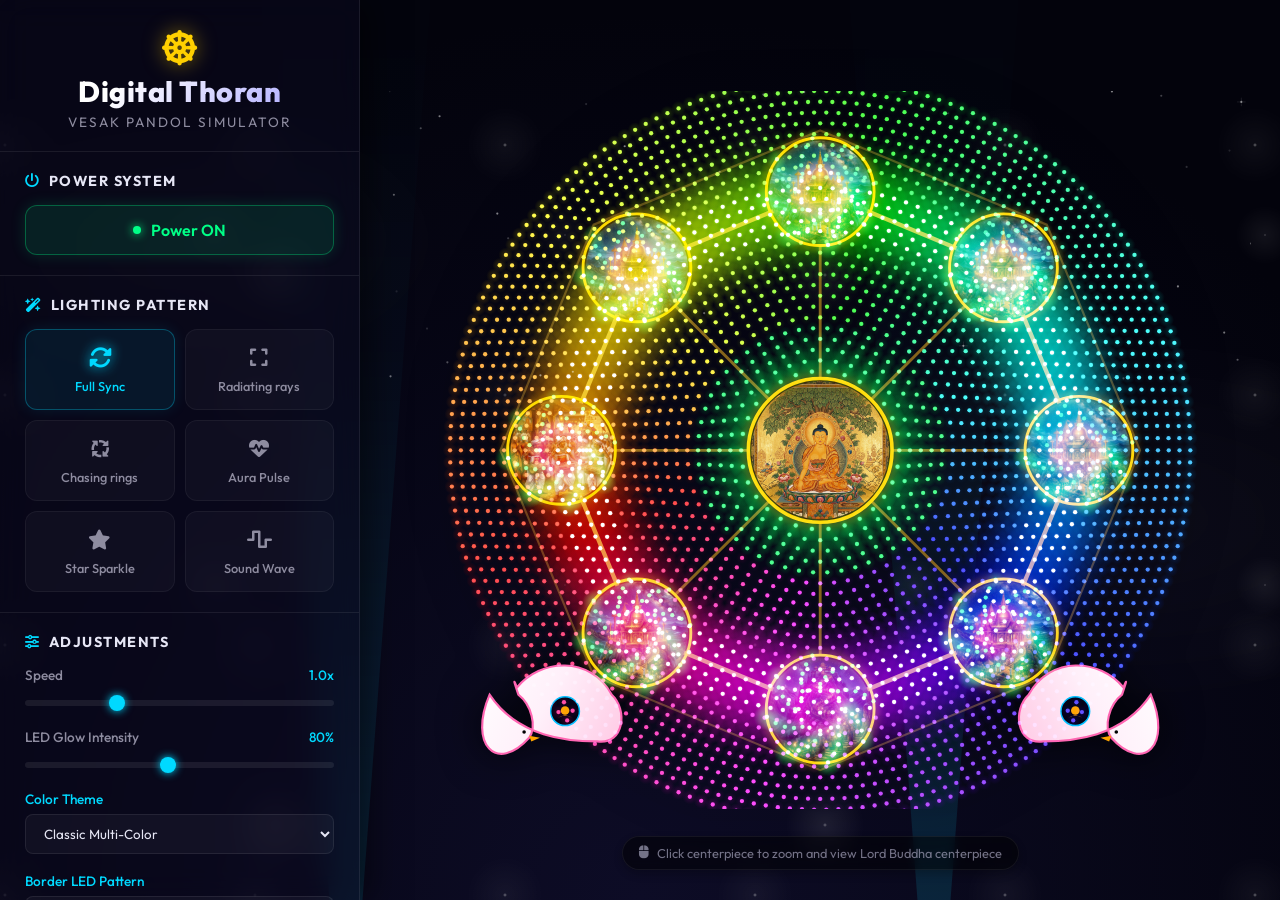
<file: index.html>
<!DOCTYPE html>
<html lang="en">

<head>
    <meta charset="UTF-8">
    <meta name="viewport" content="width=device-width, initial-scale=1.0">
    <title>Digital Vesak Thoran - Interactive LED Pandol</title>
    <meta name="description"
        content="An interactive, high-fidelity digital Vesak Thoran (Pandol) featuring synchronized LED lighting patterns, background music, and interactive Jataka story narrations.">
    <!-- Google Fonts: Outfit for UI, Noto Serif Sinhala for Sinhala text -->
    <link rel="preconnect" href="https://fonts.googleapis.com">
    <link rel="preconnect" href="https://fonts.gstatic.com" crossorigin>
    <link
        href="https://fonts.googleapis.com/css2?family=Abhaya+Libre:wght@500;700;800&family=Noto+Serif+Sinhala:wght@400;700&family=Outfit:wght@300;400;600;800&display=swap"
        rel="stylesheet">
    <!-- FontAwesome for control icons -->
    <link rel="stylesheet" href="https://cdnjs.cloudflare.com/ajax/libs/font-awesome/6.4.0/css/all.min.css">
    <link rel="stylesheet" href="index.css">
</head>

<body>
    <!-- Atmospheric Night Background -->
    <div class="sky-container">
        <div class="stars" id="stars-field"></div>
        <div class="clouds-container">
            <div class="cloud cloud-1"></div>
            <div class="cloud cloud-2"></div>
        </div>
        <!-- Sweeping searchlight beams behind the Thoran -->
        <div class="searchlight-beam beam-left" id="searchlight-l"></div>
        <div class="searchlight-beam beam-right" id="searchlight-r"></div>
    </div>

    <!-- Main Container -->
    <div class="app-container">
        <!-- Sidebar Controls -->
        <aside class="controls-sidebar" id="main-controls">
            <div class="sidebar-header">
                <i class="fa-solid fa-dharmachakra brand-logo spinning"></i>
                <h2>Digital Thoran</h2>
                <p>Vesak Pandol Simulator</p>
            </div>

            <div class="control-group">
                <h3><i class="fa-solid fa-power-off"></i> Power System</h3>
                <div class="power-toggle-container">
                    <button class="btn btn-power active" id="btn-power" aria-label="Toggle Power">
                        <span class="power-indicator"></span>
                        Power ON
                    </button>
                </div>
            </div>

            <div class="control-group">
                <h3><i class="fa-solid fa-wand-magic-sparkles"></i> Lighting Pattern</h3>
                <div class="pattern-grid">
                    <button class="pattern-card active" data-pattern="synchronized" id="pattern-sync">
                        <span class="pattern-icon"><i class="fa-solid fa-rotate"></i></span>
                        <span class="pattern-name">Full Sync</span>
                    </button>
                    <button class="pattern-card" data-pattern="radiating" id="pattern-rad">
                        <span class="pattern-icon"><i class="fa-solid fa-expand"></i></span>
                        <span class="pattern-name">Radiating rays</span>
                    </button>
                    <button class="pattern-card" data-pattern="chase" id="pattern-chase">
                        <span class="pattern-icon"><i class="fa-solid fa-arrows-spin"></i></span>
                        <span class="pattern-name">Chasing rings</span>
                    </button>
                    <button class="pattern-card" data-pattern="pulsing" id="pattern-pulse">
                        <span class="pattern-icon"><i class="fa-solid fa-heart-pulse"></i></span>
                        <span class="pattern-name">Aura Pulse</span>
                    </button>
                    <button class="pattern-card" data-pattern="twinkle" id="pattern-twinkle">
                        <span class="pattern-icon"><i class="fa-solid fa-star"></i></span>
                        <span class="pattern-name">Star Sparkle</span>
                    </button>
                    <button class="pattern-card" data-pattern="sound-reactive" id="pattern-sound">
                        <span class="pattern-icon"><i class="fa-solid fa-wave-square"></i></span>
                        <span class="pattern-name">Sound Wave</span>
                    </button>
                </div>
            </div>

            <div class="control-group">
                <h3><i class="fa-solid fa-sliders"></i> Adjustments</h3>
                <div class="slider-control">
                    <div class="slider-labels">
                        <span>Speed</span>
                        <span id="val-speed">1.0x</span>
                    </div>
                    <input type="range" id="slider-speed" min="0.2" max="3" step="0.1" value="1.0"
                        class="custom-slider">
                </div>

                <div class="slider-control">
                    <div class="slider-labels">
                        <span>LED Glow Intensity</span>
                        <span id="val-glow">80%</span>
                    </div>
                    <input type="range" id="slider-glow" min="20" max="150" value="80" class="custom-slider">
                </div>

                <div class="slider-control">
                    <div class="slider-labels">
                        <span>Color Theme</span>
                    </div>
                    <select id="theme-selector" class="custom-select">
                        <option value="classic">Classic Multi-Color</option>
                        <option value="golden">Golden Buddhist Aura</option>
                        <option value="neon">Modern Electric Neon</option>
                        <option value="cool">Cool Blue & Emerald</option>
                    </select>
                </div>

                <div class="slider-control">
                    <div class="slider-labels">
                        <span>Border LED Pattern</span>
                    </div>
                    <select id="border-pattern-selector" class="custom-select">
                        <option value="turbine">Traditional Turbine</option>
                        <option value="flower">Ray Petals Flower</option>
                        <option value="sunray">Buddhist Sunray</option>
                        <option value="cross">Symmetric Cross</option>
                        <option value="diamond">Diamond Burst</option>
                        <option value="spiral">Spiral Galaxy</option>
                        <option value="lotus">Lotus Bloom</option>
                        <option value="wave">Ripple Wave Ring</option>
                        <option value="sunleaf">☀️ Sun Leaf Petals</option>
                        <option value="turboblade">🌀 Turbo Blade</option>
                    </select>
                </div>
            </div>

            <div class="control-group">
                <h3><i class="fa-solid fa-music"></i> Temple Soundscape</h3>
                <button class="btn btn-audio" id="btn-audio">
                    <i class="fa-solid fa-volume-xmark"></i> Play Ambiance
                </button>
                <div class="slider-control" style="margin-top: 10px;">
                    <div class="slider-labels">
                        <span>Volume</span>
                        <span id="val-volume">50%</span>
                    </div>
                    <input type="range" id="slider-volume" min="0" max="100" value="50" class="custom-slider">
                </div>
            </div>

            <div class="control-group">
                <h3><i class="fa-solid fa-microphone-lines"></i> Storyteller & Viridu</h3>
                <p class="story-intro">Play traditional Sinhala Viridu poem chanting and Raban drumbeats synced with the
                    Jataka chapters.</p>
                <button class="btn btn-audio" id="btn-viridu-play" style="margin-bottom: 12px;">
                    <i class="fa-solid fa-play"></i> Play Viridu (Sinhala)
                </button>
                <div style="display: flex; align-items: center; justify-content: space-between; margin-bottom: 12px;">
                    <span style="font-size: 0.85rem; color: var(--text-secondary);">Auto Storytelling Mode</span>
                    <input type="checkbox" id="chk-autoplay"
                        style="cursor: pointer; width: 18px; height: 18px; accent-color: var(--accent-blue);">
                </div>
                <div style="display: flex; gap: 8px; margin-bottom: 15px;">
                    <button class="btn btn-audio" id="btn-viridu-prev" style="flex: 1; padding: 8px 10px;"><i
                            class="fa-solid fa-backward"></i> Prev</button>
                    <button class="btn btn-audio" id="btn-viridu-next" style="flex: 1; padding: 8px 10px;">Next <i
                            class="fa-solid fa-forward"></i></button>
                </div>
            </div>

            <div class="control-group">
                <h3><i class="fa-solid fa-images"></i> Custom Panel Images</h3>
                <p class="story-intro">Select custom images for the centerpiece and chapters (or reset to default).</p>
                <div class="image-uploader-list">
                    <div class="uploader-item">
                        <span class="uploader-label">Centerpiece</span>
                        <div class="uploader-controls">
                            <label class="btn-upload-file">
                                <input type="file" class="input-panel-img" data-panel="0" accept="image/*">
                                <i class="fa-solid fa-cloud-arrow-up"></i>
                            </label>
                            <button class="btn-reset-img" data-panel="0" title="Reset to default"><i
                                    class="fa-solid fa-rotate-left"></i></button>
                        </div>
                    </div>
                    <div class="uploader-item">
                        <span class="uploader-label">Chapter 1</span>
                        <div class="uploader-controls">
                            <label class="btn-upload-file">
                                <input type="file" class="input-panel-img" data-panel="1" accept="image/*">
                                <i class="fa-solid fa-cloud-arrow-up"></i>
                            </label>
                            <button class="btn-reset-img" data-panel="1" title="Reset to default"><i
                                    class="fa-solid fa-rotate-left"></i></button>
                        </div>
                    </div>
                    <div class="uploader-item">
                        <span class="uploader-label">Chapter 2</span>
                        <div class="uploader-controls">
                            <label class="btn-upload-file">
                                <input type="file" class="input-panel-img" data-panel="2" accept="image/*">
                                <i class="fa-solid fa-cloud-arrow-up"></i>
                            </label>
                            <button class="btn-reset-img" data-panel="2" title="Reset to default"><i
                                    class="fa-solid fa-rotate-left"></i></button>
                        </div>
                    </div>
                    <div class="uploader-item">
                        <span class="uploader-label">Chapter 3</span>
                        <div class="uploader-controls">
                            <label class="btn-upload-file">
                                <input type="file" class="input-panel-img" data-panel="3" accept="image/*">
                                <i class="fa-solid fa-cloud-arrow-up"></i>
                            </label>
                            <button class="btn-reset-img" data-panel="3" title="Reset to default"><i
                                    class="fa-solid fa-rotate-left"></i></button>
                        </div>
                    </div>
                    <div class="uploader-item">
                        <span class="uploader-label">Chapter 4</span>
                        <div class="uploader-controls">
                            <label class="btn-upload-file">
                                <input type="file" class="input-panel-img" data-panel="4" accept="image/*">
                                <i class="fa-solid fa-cloud-arrow-up"></i>
                            </label>
                            <button class="btn-reset-img" data-panel="4" title="Reset to default"><i
                                    class="fa-solid fa-rotate-left"></i></button>
                        </div>
                    </div>
                    <div class="uploader-item">
                        <span class="uploader-label">Chapter 5</span>
                        <div class="uploader-controls">
                            <label class="btn-upload-file">
                                <input type="file" class="input-panel-img" data-panel="5" accept="image/*">
                                <i class="fa-solid fa-cloud-arrow-up"></i>
                            </label>
                            <button class="btn-reset-img" data-panel="5" title="Reset to default"><i
                                    class="fa-solid fa-rotate-left"></i></button>
                        </div>
                    </div>
                    <div class="uploader-item">
                        <span class="uploader-label">Chapter 6</span>
                        <div class="uploader-controls">
                            <label class="btn-upload-file">
                                <input type="file" class="input-panel-img" data-panel="6" accept="image/*">
                                <i class="fa-solid fa-cloud-arrow-up"></i>
                            </label>
                            <button class="btn-reset-img" data-panel="6" title="Reset to default"><i
                                    class="fa-solid fa-rotate-left"></i></button>
                        </div>
                    </div>
                    <div class="uploader-item">
                        <span class="uploader-label">Chapter 7</span>
                        <div class="uploader-controls">
                            <label class="btn-upload-file">
                                <input type="file" class="input-panel-img" data-panel="7" accept="image/*">
                                <i class="fa-solid fa-cloud-arrow-up"></i>
                            </label>
                            <button class="btn-reset-img" data-panel="7" title="Reset to default"><i
                                    class="fa-solid fa-rotate-left"></i></button>
                        </div>
                    </div>
                    <div class="uploader-item">
                        <span class="uploader-label">Chapter 8</span>
                        <div class="uploader-controls">
                            <label class="btn-upload-file">
                                <input type="file" class="input-panel-img" data-panel="8" accept="image/*">
                                <i class="fa-solid fa-cloud-arrow-up"></i>
                            </label>
                            <button class="btn-reset-img" data-panel="8" title="Reset to default"><i
                                    class="fa-solid fa-rotate-left"></i></button>
                        </div>
                    </div>
                </div>
            </div>

            <div class="control-group">
                <h3><i class="fa-solid fa-book-open"></i> Sri Pada Pilgrimage</h3>
                <div class="scene-list">
                    <button class="scene-item" data-scene="1">
                        <span class="scene-num">1</span>
                        <span class="scene-title">Saman's Invitation</span>
                    </button>
                    <button class="scene-item" data-scene="2">
                        <span class="scene-num">2</span>
                        <span class="scene-title">Buddha's Arrival</span>
                    </button>
                    <button class="scene-item" data-scene="3">
                        <span class="scene-num">3</span>
                        <span class="scene-title">Placing the Footprint</span>
                    </button>
                    <button class="scene-item" data-scene="4">
                        <span class="scene-num">4</span>
                        <span class="scene-title">Worship of the Footprint</span>
                    </button>
                    <button class="scene-item" data-scene="5">
                        <span class="scene-num">5</span>
                        <span class="scene-title">Pilgrims' Night Climb</span>
                    </button>
                    <button class="scene-item" data-scene="6">
                        <span class="scene-num">6</span>
                        <span class="scene-title">The Summit Shrine</span>
                    </button>
                    <button class="scene-item" data-scene="7">
                        <span class="scene-num">7</span>
                        <span class="scene-title">Hewisi Drumming</span>
                    </button>
                    <button class="scene-item" data-scene="8">
                        <span class="scene-num">8</span>
                        <span class="scene-title">Rising Sun (Ira Sewaya)</span>
                    </button>
                </div>
            </div>

            <div class="sidebar-footer">
                <a href="panel-display.html" class="btn btn-audio"
                    style="margin-bottom: 10px; text-decoration: none; display: block; text-align: center;"><i
                        class="fa-solid fa-square-full"></i> View Background Panel</a>
                <a href="jataka-panel.html" class="btn btn-audio"
                    style="margin-bottom: 15px; text-decoration: none; display: block; text-align: center; border-color: gold; color: gold;"><i
                        class="fa-solid fa-rectangle-ad"></i> View Jataka Story Panel</a>
                <p>Created with devotion for Vesak</p>
                <span class="dev-tag">Antigravity AI</span>
            </div>
        </aside>

        <!-- Toggle Sidebar Button for smaller screens -->
        <button class="sidebar-toggle" id="btn-sidebar-toggle" aria-label="Toggle Menu">
            <i class="fa-solid fa-bars"></i>
        </button>

        <!-- Main Display Canvas Area -->
        <main class="canvas-viewport">
            <div class="canvas-wrapper">
                <canvas id="thoran-canvas"></canvas>

                <!-- Viridu Lyrics Display Overlay -->
                <div class="viridu-overlay-box" id="viridu-display-box">
                    <div class="viridu-title"><i class="fa-solid fa-microphone-lines"></i> තෝරණ් විරිදු ගායනය (Viridu
                        Chanting)</div>
                    <div class="viridu-verse" id="viridu-lyrics-text">සුමන සමන් දෙව් රාජිඳු එදා...<br>බුදු හිමි හමුවී
                        ආරාධනා...</div>
                </div>

                <!-- Help Tip Overlay -->
                <div class="interaction-hint">
                    <i class="fa-solid fa-computer-mouse"></i> Click centerpiece to zoom and view Lord Buddha
                    centerpiece
                </div>
            </div>
        </main>
    </div>

    <!-- Jataka Story Details Modal -->
    <div class="modal-backdrop" id="story-modal">
        <div class="modal-card">
            <button class="modal-close" id="btn-modal-close" aria-label="Close Story">&times;</button>
            <div class="modal-body">
                <div class="modal-visual">
                    <!-- Zoomed illustration render target -->
                    <canvas id="modal-canvas" width="400" height="400"></canvas>
                </div>
                <div class="modal-text">
                    <div class="lang-tabs">
                        <button class="tab-btn active" data-lang="en">English</button>
                        <button class="tab-btn" data-lang="si">සිංහල</button>
                    </div>

                    <div class="lang-content en active" id="story-content-en">
                        <h2 class="story-heading">Sumana Saman's Invitation</h2>
                        <h4 class="story-chapter">Chapter 1: The Divine Request</h4>
                        <p class="story-desc">
                            God Sumana Saman, the guardian deity of Samanala Kanda (Adam's Peak), visits Lord Buddha
                            during His visit to Kelaniya. Bowing with deep devotion, the deity invites Lord Buddha to
                            climb the holy peak of Samanala Mountain and place His sacred footprint on the summit,
                            establishing a place of worship for all generations.
                        </p>
                    </div>

                    <div class="lang-content si" id="story-content-si">
                        <h2 class="story-heading">සුමන සමන් දෙවිඳුගේ ආරාධනාව</h2>
                        <h4 class="story-chapter">පළමු පරිච්ඡේදය: දිව්‍යමය ඇරයුම</h4>
                        <p class="story-desc">
                            කැලණියට වැඩම කළ බුදුරජාණන් වහන්සේ හමුවන සමනල කඳු අධිපති සුමන සමන් දිව්‍ය රාජයා, උන්වහන්සේට
                            ඉතා බැති සිතින් නමස්කාර කරයි. සමනල කඳු මුදුනට වැඩම කර එහි බුදු සිරි පා සටහන තබා, ලෝක සත්වයාට
                            වැඳ පුදා ගැනීම සඳහා පූජනීය ස්ථානයක් බවට පත් කරන ලෙස දෙවිඳුන් ආරාධනා කරයි.
                        </p>
                    </div>

                    <div class="modal-navigation">
                        <button class="btn btn-nav" id="btn-story-prev"><i class="fa-solid fa-chevron-left"></i>
                            Previous</button>
                        <span class="story-page-indicator" id="story-page-num">1 / 8</span>
                        <button class="btn btn-nav" id="btn-story-next">Next <i
                                class="fa-solid fa-chevron-right"></i></button>
                    </div>
                </div>
            </div>
        </div>
    </div>

    <!-- Startup Loading Screen -->
    <div class="loading-overlay" id="loading-screen">
        <div class="loading-content">
            <div class="dharma-wheel-container">
                <i class="fa-solid fa-dharmachakra spinning-slow"></i>
            </div>
            <h1>සාධු! සාධු! සාධු!</h1>
            <p>Initializing Digital Vesak Thoran...</p>
            <div class="progress-bar">
                <div class="progress-fill" id="loading-progress"></div>
            </div>
        </div>
    </div>

    <!-- Main scripts -->
    <script src="audio.js"></script>
    <script src="thoran.js"></script>
</body>

</html>
</file>
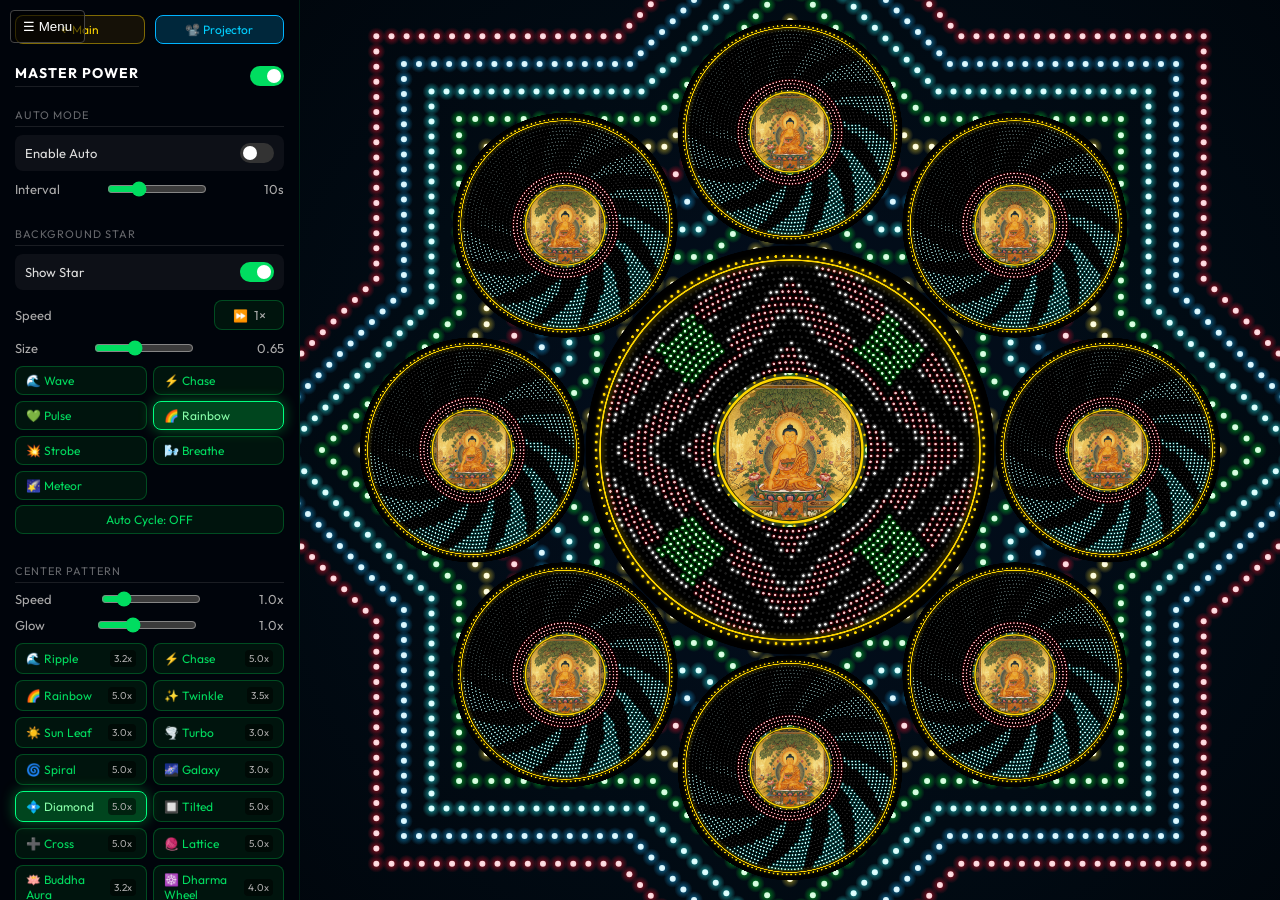
<file: all-story-panel.html>
<!DOCTYPE html>
<html lang="en">

<head>
    <meta charset="UTF-8">
    <meta name="viewport" content="width=device-width, initial-scale=1.0">
    <title>Digital LED Vesak Pandol – All Story Panel</title>
    <meta name="description"
        content="An immersive LED Vesak Pandol display with one large central circle and 8 smaller circles.">
    <link rel="preconnect" href="https://fonts.googleapis.com">
    <link rel="preconnect" href="https://fonts.gstatic.com" crossorigin>
    <link href="https://fonts.googleapis.com/css2?family=Outfit:wght@300;400;600;800&display=swap" rel="stylesheet">
    <style>
        *,
        *::before,
        *::after {
            margin: 0;
            padding: 0;
            box-sizing: border-box;
        }

        body {
            background: #000;
            min-height: 100vh;
            display: flex;
            overflow: hidden;
            font-family: 'Outfit', sans-serif;
            user-select: none;
        }

        .sidebar {
            width: 300px;
            height: 100vh;
            max-height: 100vh;
            background: rgba(0, 5, 12, 0.95);
            backdrop-filter: blur(14px);
            border-right: 1px solid rgba(0, 200, 80, 0.15);
            display: flex;
            flex-direction: column;
            overflow-y: auto;
            flex-shrink: 0;
            padding: 15px;
            z-index: 100;
        }

        .sidebar::-webkit-scrollbar {
            width: 6px;
        }

        .sidebar::-webkit-scrollbar-thumb {
            background: rgba(0, 200, 80, 0.3);
            border-radius: 4px;
        }

        .canvas-wrap {
            position: relative;
            display: flex;
            align-items: center;
            justify-content: center;
            flex: 1;
            height: 100vh;
            cursor: grab;
        }

        .canvas-wrap:active {
            cursor: grabbing;
        }

        #led-canvas {
            display: block;
        }

        /* ── Controls ─────────────────────────── */
        .ctrl-group {
            margin-bottom: 20px;
        }

        .ctrl-label {
            color: rgba(255, 255, 255, 0.4);
            font-size: 11px;
            letter-spacing: 1px;
            text-transform: uppercase;
            margin-bottom: 8px;
            display: block;
            border-bottom: 1px solid rgba(255, 255, 255, 0.1);
            padding-bottom: 4px;
        }

        .btn-grid {
            display: grid;
            grid-template-columns: 1fr 1fr;
            gap: 6px;
        }

        .ctrl-btn {
            background: rgba(0, 60, 20, 0.3);
            border: 1px solid rgba(0, 180, 70, 0.35);
            color: #00dd60;
            padding: 6px 10px;
            border-radius: 8px;
            cursor: pointer;
            font-size: 12px;
            font-family: 'Outfit', sans-serif;
            transition: all 0.18s ease;
            text-align: left;
            user-select: none;
            display: flex;
            align-items: center;
            gap: 6px;
        }

        .ctrl-btn:hover {
            background: rgba(0, 120, 40, 0.4);
            border-color: #00ee70;
            box-shadow: 0 0 10px rgba(0, 220, 80, 0.3);
            color: #88ffaa;
        }

        .ctrl-btn.active {
            background: rgba(0, 150, 55, 0.45);
            border-color: #00ff80;
            color: #88ffaa;
            box-shadow: 0 0 14px rgba(0, 255, 80, 0.4);
        }

        .ctrl-btn.gold {
            border-color: rgba(255, 215, 0, 0.45);
            color: #ffd700;
            background: rgba(70, 50, 0, 0.3);
            justify-content: center;
            text-decoration: none;
            text-align: center;
        }

        .ctrl-btn.gold:hover {
            border-color: #ffd700;
            background: rgba(110, 80, 0, 0.4);
            color: #ffe85a;
            box-shadow: 0 0 10px rgba(255, 215, 0, 0.3);
        }

        .setting-row {
            display: flex;
            justify-content: space-between;
            align-items: center;
            margin-bottom: 10px;
        }

        .setting-row span {
            color: #aaa;
            font-size: 13px;
        }

        input[type="range"] {
            accent-color: #00dd60;
            cursor: pointer;
        }

        select {
            background: rgba(0, 40, 15, 0.5);
            color: #88ffaa;
            border: 1px solid rgba(0, 180, 70, 0.35);
            padding: 4px 8px;
            border-radius: 6px;
            font-family: 'Outfit', sans-serif;
            font-size: 13px;
            outline: none;
        }

        .auto-toggle {
            display: flex;
            justify-content: space-between;
            align-items: center;
            background: rgba(255, 255, 255, 0.05);
            padding: 8px 10px;
            border-radius: 8px;
            margin-bottom: 10px;
        }

        .switch {
            position: relative;
            display: inline-block;
            width: 34px;
            height: 20px;
        }

        .switch input {
            opacity: 0;
            width: 0;
            height: 0;
        }

        .slider {
            position: absolute;
            cursor: pointer;
            top: 0;
            left: 0;
            right: 0;
            bottom: 0;
            background-color: #333;
            transition: .4s;
            border-radius: 20px;
        }

        .slider:before {
            position: absolute;
            content: "";
            height: 14px;
            width: 14px;
            left: 3px;
            bottom: 3px;
            background-color: white;
            transition: .4s;
            border-radius: 50%;
        }

        input:checked+.slider {
            background-color: #00dd60;
        }

        input:checked+.slider:before {
            transform: translateX(14px);
        }
    </style>
</head>

<body>

    <aside class="sidebar" id="sidebar">
        <div style="display:flex; gap:10px; margin-bottom: 20px;">
            <a href="index.html" class="ctrl-btn gold" style="flex:1;">← Main</a>
            <button class="ctrl-btn"
                style="flex:1; justify-content:center; background:rgba(0,180,255,0.2); border-color:#00b4ff; color:#00d0ff;"
                onclick="toggleProjector()">📽️ Projector</button>
        </div>

        <div class="ctrl-group">
            <div class="setting-row" style="justify-content:space-between; align-items:center;">
                <span class="ctrl-label" style="margin:0; font-size:14px; font-weight:bold; color: #fff;">Master
                    Power</span>
                <label class="switch">
                    <input type="checkbox" id="power-check" checked onchange="togglePower(this.checked)">
                    <span class="slider"></span>
                </label>
            </div>
            <div class="ctrl-divider" style="height:1px; width:100%; margin:10px 0;"></div>
            <span class="ctrl-label">Auto Mode</span>
            <div class="auto-toggle">
                <span style="color:#ddd; font-size: 13px;">Enable Auto</span>
                <label class="switch">
                    <input type="checkbox" id="auto-check" onchange="toggleAuto(this.checked)">
                    <span class="slider"></span>
                </label>
            </div>
            <div class="setting-row">
                <span>Interval</span>
                <input type="range" id="interval-slider" min="2" max="30" value="10"
                    oninput="changeInterval(this.value)" style="width: 100px;">
                <span id="interval-lbl" style="width: 30px; text-align: right;">10s</span>
            </div>
        </div>

        <div class="ctrl-group">
            <span class="ctrl-label">Background Star</span>
            <div class="auto-toggle">
                <span style="color:#ddd; font-size: 13px;">Show Star</span>
                <label class="switch">
                    <input type="checkbox" id="bgstar-check" checked onchange="toggleBgStar(this.checked)">
                    <span class="slider"></span>
                </label>
            </div>
            <div class="setting-row">
                <span>Speed</span>
                <button class="ctrl-btn" id="btn-speed-bgstar" onclick="cycleSpeedBgStar()"
                    style="width:70px; justify-content:center;">⏩ <span id="spd-lbl-bgstar">1×</span></button>
            </div>
            <div class="setting-row">
                <span>Size</span>
                <input type="range" id="bgstar-size-slider" min="0.1" max="1.5" step="0.05" value="0.45"
                    oninput="changeBgStarSize(this.value)" style="width:100px;">
                <span id="bgstar-size-lbl" style="width:35px; text-align:right;">0.45</span>
            </div>
            <div class="btn-grid" id="bgstar-btns">
                <button class="ctrl-btn" onclick="setPatternBgStar(0, this)">🌊 Wave</button>
                <button class="ctrl-btn" onclick="setPatternBgStar(1, this)">⚡ Chase</button>
                <button class="ctrl-btn" onclick="setPatternBgStar(2, this)">💚 Pulse</button>
                <button class="ctrl-btn active" onclick="setPatternBgStar(3, this)">🌈 Rainbow</button>
                <button class="ctrl-btn" onclick="setPatternBgStar(4, this)">💥 Strobe</button>
                <button class="ctrl-btn" onclick="setPatternBgStar(5, this)">🌬️ Breathe</button>
                <button class="ctrl-btn" onclick="setPatternBgStar(6, this)">🌠 Meteor</button>
            </div>
            <div class="setting-row" style="margin-top: 5px;">
                <button class="ctrl-btn" id="btn-auto-bgstar" onclick="toggleAutoBgStar()"
                    style="flex:1; justify-content:center;">Auto Cycle: OFF</button>
            </div>
        </div>

        <div class="ctrl-group">
            <span class="ctrl-label">Center Pattern</span>
            <div class="setting-row">
                <span>Speed</span>
                <input type="range" id="speed-slider-center" min="0.1" max="5.0" step="0.1" value="1.0"
                    oninput="changeSpeedCenter(this.value)" style="width:100px;">
                <span id="spd-lbl-center" style="width:35px; text-align:right;">1.0x</span>
            </div>
            <div class="setting-row">
                <span>Glow</span>
                <input type="range" id="glow-slider-center" min="0" max="3" step="0.1" value="1.0"
                    oninput="changeGlowCenter(this.value)" style="width:100px;">
                <span id="glow-lbl-center" style="width:35px; text-align:right;">1.0x</span>
            </div>
            <div class="btn-grid" id="center-btns">
                <!-- Buttons injected by JS -->
            </div>
        </div>

        <div class="ctrl-group">
            <span class="ctrl-label">Outer Patterns</span>
            <div class="setting-row">
                <span>Speed</span>
                <input type="range" id="speed-slider-outer" min="0.1" max="5.0" step="0.1" value="1.0"
                    oninput="changeSpeedOuter(this.value)" style="width:100px;">
                <span id="spd-lbl-outer" style="width:35px; text-align:right;">1.0x</span>
            </div>
            <div class="setting-row">
                <span>Glow</span>
                <input type="range" id="glow-slider-outer" min="0" max="3" step="0.1" value="1.0"
                    oninput="changeGlowOuter(this.value)" style="width:100px;">
                <span id="glow-lbl-outer" style="width:35px; text-align:right;">1.0x</span>
            </div>
            <div class="btn-grid" id="outer-btns">
                <!-- Buttons injected by JS -->
            </div>
        </div>

        <div class="ctrl-group">
            <span class="ctrl-label">Image Settings</span>
            <div class="setting-row">
                <select id="panel-select">
                    <option value="0">Center Panel</option>
                    <option value="1">Panel 1 (Top)</option>
                    <option value="2">Panel 2</option>
                    <option value="3">Panel 3</option>
                    <option value="4">Panel 4 (Right)</option>
                    <option value="5">Panel 5</option>
                    <option value="6">Panel 6</option>
                    <option value="7">Panel 7 (Bottom)</option>
                    <option value="8">Panel 8</option>
                </select>
                <input type="file" id="image-upload" accept="image/*" style="display: none;"
                    onchange="handleImageUpload(event)">
                <button class="ctrl-btn" onclick="document.getElementById('image-upload').click()">Upload 📁</button>
            </div>
        </div>

        <div class="ctrl-group">
            <span class="ctrl-label">Global View</span>
            <div class="setting-row">
                <span>Gap Size</span>
                <input type="range" id="gap-slider" min="-50" max="150" value="15" oninput="changeGap(this.value)"
                    style="width:120px;">
                <span id="gap-lbl" style="width: 35px; text-align: right;">15px</span>
            </div>
            <div class="setting-row">
                <span>Size</span>
                <input type="range" id="size-slider" min="100" max="250" value="180" oninput="changeSize(this.value)"
                    style="width:120px;">
            </div>
            <div class="setting-row">
                <span>Zoom</span>
                <input type="range" id="zoom-slider" min="0.5" max="3" step="0.1" value="1"
                    oninput="changeZoom(this.value)" style="width:120px;">
                <span id="zoom-lbl" style="width: 35px; text-align: right;">1.0x</span>
            </div>
            <div class="setting-row">
                <span>Global Glow</span>
                <input type="range" id="glow-slider-global" min="0" max="3" step="0.1" value="1.0"
                    oninput="changeGlowGlobal(this.value)" style="width:100px;">
                <span id="glow-lbl-global" style="width:35px; text-align:right;">1.0x</span>
            </div>
            <div class="setting-row" style="justify-content: center; margin-top: 10px;">
                <button class="ctrl-btn" onclick="resetView()">Reset View 🎯</button>
            </div>
        </div>

        <div class="ctrl-group">
            <span class="ctrl-label">Audio Settings</span>
            <div class="setting-row">
                <input type="file" id="audio-upload" accept="audio/*" style="display: none;"
                    onchange="handleAudioUpload(event)">
                <button class="ctrl-btn" onclick="document.getElementById('audio-upload').click()">Load Audio
                    🎵</button>
                <button class="ctrl-btn" id="btn-play-pause" onclick="togglePlayPause()" style="width:80px;">▶️
                    Play</button>
            </div>
            <div class="setting-row">
                <span>Volume</span>
                <input type="range" id="volume-slider" min="0" max="1" step="0.05" value="0.5"
                    oninput="changeVolume(this.value)" style="width:100px;">
                <span id="vol-lbl" style="width:35px; text-align:right;">50%</span>
            </div>
            <audio id="bg-audio" loop></audio>
        </div>

    </aside>

    <div class="canvas-wrap" id="canvas-wrap">
        <button id="toggle-sidebar-btn" onclick="toggleSidebar()"
            style="position:fixed; left:10px; top:10px; z-index:100; background:rgba(0,0,0,0.6); color:#fff; border:1px solid #444; border-radius:4px; padding:8px 12px; cursor:pointer;">☰
            Menu</button>
        <canvas id="led-canvas"></canvas>
    </div>

    <script>
        (() => {
            'use strict';

            const canvas = document.getElementById('led-canvas');
            const mainCtx = canvas.getContext('2d');

            const offCanvasCenter = document.createElement('canvas');
            const ctxCenter = offCanvasCenter.getContext('2d');

            const offCanvasOuter = document.createElement('canvas');
            const ctxOuter = offCanvasOuter.getContext('2d');

            /* ── Pattern Metadata ────────────────────────── */
            const PATTERNS = [
                { id: 0, icon: '🌊', name: 'Ripple' },
                { id: 1, icon: '⚡', name: 'Chase' },
                { id: 3, icon: '🌈', name: 'Rainbow' },
                { id: 4, icon: '✨', name: 'Twinkle' },
                { id: 6, icon: '☀️', name: 'Sun Leaf' },
                { id: 7, icon: '🌪️', name: 'Turbo' },
                { id: 8, icon: '🌀', name: 'Spiral' },
                { id: 9, icon: '🌌', name: 'Galaxy' },
                { id: 10, icon: '💠', name: 'Diamond' },
                { id: 11, icon: '🔲', name: 'Tilted' },
                { id: 12, icon: '➕', name: 'Cross' },
                { id: 13, icon: '🧶', name: 'Lattice' },
                { id: 14, icon: '🪷', name: 'Buddha Aura' },
                { id: 15, icon: '☸️', name: 'Dharma Wheel' },
                { id: 16, icon: '🔄', name: 'Dharma Sweep' },
                { id: 17, icon: '⏸️', name: 'Parallel Rays' }
            ];

            function generateUI() {
                const centerGrid = document.getElementById('center-btns');
                const outerGrid = document.getElementById('outer-btns');

                PATTERNS.forEach(p => {
                    if (p.id !== 17) {
                        const btnC = document.createElement('button');
                        btnC.className = `ctrl-btn ${p.id === patternCenter ? 'active' : ''}`;
                        btnC.id = `btn-c-${p.id}`;
                        btnC.innerHTML = `<span style="flex-grow: 1;">${p.icon} ${p.name}</span><span class="spd-badge" style="font-size:10px; color:#aaa; background:rgba(0,0,0,0.5); padding:2px 4px; border-radius:4px;">${patternSpeedsCenter[p.id].toFixed(1)}x</span>`;
                        btnC.onclick = () => setPatternCenter(p.id);
                        centerGrid.appendChild(btnC);
                    }

                    const btnO = document.createElement('button');
                    btnO.className = `ctrl-btn ${p.id === patternOuter ? 'active' : ''}`;
                    btnO.id = `btn-o-${p.id}`;
                    btnO.innerHTML = `<span style="flex-grow: 1;">${p.icon} ${p.name}</span><span class="spd-badge" style="font-size:10px; color:#aaa; background:rgba(0,0,0,0.5); padding:2px 4px; border-radius:4px;">${patternSpeedsOuter[p.id].toFixed(1)}x</span>`;
                    btnO.onclick = () => setPatternOuter(p.id);
                    outerGrid.appendChild(btnO);
                });
            }

            /* ── Layout & Sizing ─────────────────────────── */
            const RING_SPACING = 16;
            const DOT_GAP = 14.8;
            const NUM_RINGS = 17;

            let BUDDHA_R = 180;
            let RING_START, LAST_RING_R, SOLID_R, OUTER_R, TOTAL_R, CX, CY;
            let panels = [];

            function recalcLayout() {
                RING_START = BUDDHA_R + 22;
                LAST_RING_R = RING_START + (NUM_RINGS - 1) * RING_SPACING;
                SOLID_R = LAST_RING_R + 14;
                OUTER_R = SOLID_R + 10;
                TOTAL_R = OUTER_R + 18;

                CX = 0; CY = 0;

                const canvasSize = Math.ceil(TOTAL_R * 2 + 40);
                offCanvasCenter.width = canvasSize;
                offCanvasCenter.height = canvasSize;

                offCanvasOuter.width = canvasSize;
                offCanvasOuter.height = canvasSize;

                generateLeds();
                generateBgStarLeds();
                if (typeof resize === 'function') resize();
            }

            /* ── State ───────────────────────────────────── */
            let frame = 0;
            let patternCenter = 10; // Default Diamond
            let defaultSpeeds = [
                3.2, 5.0, 1.0, 5.0, 3.5, 1.0, 3.0, 3.0, 5.0, 3.0, 5.0, 5.0, 5.0, 5.0, 3.2, 4.0, 1.5, 1.0
            ];
            let patternSpeedsCenter = defaultSpeeds.slice();
            let patternSpeedsOuter = defaultSpeeds.slice();
            try {
                if (localStorage.getItem('speedsCenter')) patternSpeedsCenter = JSON.parse(localStorage.getItem('speedsCenter'));
                if (localStorage.getItem('speedsOuter')) patternSpeedsOuter = JSON.parse(localStorage.getItem('speedsOuter'));
            } catch (e) { }

            let patternOuter = 6;  // Default Sun Leaf

            let isAuto = false;
            let autoInterval = 10000;
            let lastAutoTime = Date.now();

            // View Controls
            let zoomFactor = 1.0;
            let panelGap = 15;
            let panX = 0;
            let panY = 0;
            let isDragging = false;
            let lastDragX = 0;
            let lastDragY = 0;

            let glowCenter = 1.0;
            let glowOuter = 1.0;
            let glowGlobal = 1.0;
            let isPowerOn = true;

            // Background Star Controls
            let showBgStar = true;
            let patternBgStar = localStorage.getItem('patternBgStar') ? parseInt(localStorage.getItem('patternBgStar')) : 3;
            let speedIdxBgStar = 1;
            const SPEEDS = [0.4, 1, 1.8, 3];
            const SPEED_LABELS = ['0.4×', '1×', '1.8×', '3×'];
            let bgStarSizeFactor = localStorage.getItem('bgStarSize') ? parseFloat(localStorage.getItem('bgStarSize')) : 0.65;
            let isAutoBgStar = false;
            let lastAutoBgStarTime = Date.now();

            document.getElementById('bgstar-size-slider').value = bgStarSizeFactor;
            document.getElementById('bgstar-size-lbl').textContent = bgStarSizeFactor.toFixed(2);

            /* ── Images ──────────────────────────────────── */
            const panelImages = new Array(9).fill(null).map((_, i) => {
                const img = new Image();
                const saved = localStorage.getItem('panelImg_' + i);
                img.src = saved ? saved : 'assets/buddha_center.png';
                return img;
            });

            window.handleImageUpload = (event) => {
                const file = event.target.files[0];
                if (!file) return;

                const select = document.getElementById('panel-select');
                const targetIndex = parseInt(select.value, 10);

                const reader = new FileReader();
                reader.onload = (e) => {
                    const tempImg = new Image();
                    tempImg.onload = () => {
                        const maxDim = 800;
                        let w = tempImg.width, h = tempImg.height;
                        if (w > maxDim || h > maxDim) {
                            if (w > h) { h = (h / w) * maxDim; w = maxDim; }
                            else { w = (w / h) * maxDim; h = maxDim; }
                        }
                        const cvs = document.createElement('canvas');
                        cvs.width = w; cvs.height = h;
                        const ctx = cvs.getContext('2d');
                        ctx.drawImage(tempImg, 0, 0, w, h);
                        const dataUrl = cvs.toDataURL('image/jpeg', 0.85);

                        panelImages[targetIndex].src = dataUrl;
                        try { localStorage.setItem('panelImg_' + targetIndex, dataUrl); } catch (err) { }
                    };
                    tempImg.src = e.target.result;
                };
                reader.readAsDataURL(file);
                event.target.value = '';
            };

            /* ── LED Data ────────────────────────────────── */
            const leds = [];
            const bgLeds = [];

            const HUE = { green: 128, white: 0, red: 355, yellow: 52, blue: 200, pink: 325, cyan: 180, orange: 32 };
            const SAT = { green: 100, white: 0, red: 100, yellow: 100, blue: 100, pink: 100, cyan: 100, orange: 100 };
            const LIT = { green: 46, white: 95, red: 52, yellow: 57, blue: 55, pink: 62, cyan: 58, orange: 58 };

            function generateBgStarLeds() {
                bgLeds.length = 0;
                // It fills the whole screen, so base size on max possible extent
                const wrap = document.getElementById('canvas-wrap');
                const LW = Math.max(wrap.clientWidth, 1200);
                const LH = Math.max(wrap.clientHeight, 800);

                const numRings = 15;
                const baseSize = Math.min(LW, LH) * bgStarSizeFactor;
                const ringSpacing = baseSize / numRings;

                for (let ring = 1; ring <= numRings; ring++) {
                    const R = ring * ringSpacing;
                    const r_inner = R * Math.sqrt(2 - Math.SQRT2);

                    for (let seg = 0; seg < 16; seg++) {
                        const angle1 = seg * Math.PI / 8;
                        const angle2 = (seg + 1) * Math.PI / 8;

                        const r1 = (seg % 2 === 0) ? R : r_inner;
                        const r2 = (seg % 2 === 0) ? r_inner : R;

                        const x1 = Math.cos(angle1) * r1;
                        const y1 = Math.sin(angle1) * r1;
                        const x2 = Math.cos(angle2) * r2;
                        const y2 = Math.sin(angle2) * r2;

                        const segLen = Math.hypot(x2 - x1, y2 - y1);
                        const points = Math.max(1, Math.floor(segLen / 15));

                        for (let p = 0; p < points; p++) {
                            const t = p / points;
                            const x = x1 + (x2 - x1) * t;
                            const y = y1 + (y2 - y1) * t;

                            bgLeds.push({
                                baseX: x, baseY: y, ring: ring, seg: seg,
                                base: (ring % 3 === 0) ? 'yellow' : ((ring % 3 === 1) ? 'red' : 'green'),
                                active: 'white', bright: 1
                            });
                        }
                    }
                }
            }

            function generateLeds() {
                leds.length = 0;
                let r = RING_START;
                for (let ring = 0; ring < NUM_RINGS; ring++) {
                    const circ = 2 * Math.PI * r;
                    const count = Math.round(circ / DOT_GAP);
                    for (let i = 0; i < count; i++) {
                        const angle = (i / count) * Math.PI * 2;
                        const x = CX + r * Math.cos(angle);
                        const y = CY + r * Math.sin(angle);
                        let col;
                        if (ring === NUM_RINGS - 1) {
                            const pal = ['red', 'orange', 'yellow', 'green', 'cyan', 'blue', 'pink', 'white'];
                            col = pal[Math.floor(i * pal.length / count) % pal.length];
                        } else if (ring === 0) {
                            col = i % 3 === 0 ? 'white' : 'green';
                        } else {
                            col = i % 5 === 0 ? 'white' : 'green';
                        }
                        leds.push({
                            x, y, base: col, active: col, ring, idx: i, count,
                            bright: 0.75, flick: Math.random() * Math.PI * 2
                        });
                    }
                    r += RING_SPACING;
                }
            }

            function drawLED(ctx, x, y, col, bright, coreSize, glowMultiplier) {
                const hue = HUE[col] ?? 128;
                const sat = SAT[col] ?? 100;
                const lit = LIT[col] ?? 50;

                const gr = glowMultiplier * bright * glowGlobal;
                const grad = ctx.createRadialGradient(x, y, 0, x, y, gr);
                grad.addColorStop(0, `hsla(${hue},${sat}%,${lit + 22}%,${bright})`);
                grad.addColorStop(0.32, `hsla(${hue},${sat}%,${lit}%,${bright * 0.42})`);
                grad.addColorStop(1, `hsla(${hue},${sat}%,${lit}%,0)`);
                ctx.fillStyle = grad;
                ctx.beginPath(); ctx.arc(x, y, gr, 0, Math.PI * 2); ctx.fill();

                ctx.fillStyle = `hsla(${hue},${sat}%,92%,${Math.min(1, bright + 0.08)})`;
                ctx.beginPath(); ctx.arc(x, y, coreSize, 0, Math.PI * 2); ctx.fill();
            }

            function updateAndDrawBgStar(ctx) {
                if (!showBgStar) return;

                const t = frame * SPEEDS[speedIdxBgStar];
                ctx.save();
                ctx.globalCompositeOperation = 'screen';

                // Position background star relative to the global pan/zoom center
                const wrap = document.getElementById('canvas-wrap');
                const centerX = wrap.clientWidth / 2;
                const centerY = wrap.clientHeight / 2;

                ctx.translate(centerX + panX, centerY + panY);
                ctx.scale(zoomFactor, zoomFactor);

                bgLeds.forEach(led => {
                    let b = 0.5;
                    let c = led.base;

                    if (patternBgStar === 0) b = Math.sin(t * 0.15 - led.ring * 0.5) * 0.5 + 0.5;
                    else if (patternBgStar === 1) b = (led.ring === Math.floor(t) % 16) ? 1 : 0.2;
                    else if (patternBgStar === 2) b = Math.sin(t * 0.2) * 0.5 + 0.5;
                    else if (patternBgStar === 3) {
                        c = ['red', 'yellow', 'green', 'cyan', 'blue'][(led.ring + Math.floor(t * 0.5)) % 5];
                        b = 0.9;
                    }
                    else if (patternBgStar === 4) { // Strobe
                        b = (Math.floor(t * 1.5) % 2 === 0) ? 0.9 : 0.05;
                    }
                    else if (patternBgStar === 5) { // Breathe
                        b = Math.sin(t * 0.1) * 0.45 + 0.55;
                    }
                    else if (patternBgStar === 6) { // Meteor
                        const band = (led.ring - Math.floor(t * 2)) % 15;
                        const posBand = band < 0 ? band + 15 : band;
                        b = posBand < 3 ? 1 : 0.05;
                        c = 'cyan';
                    }

                    drawLED(ctx, led.baseX, led.baseY, c, b, 3, 10);
                });
                ctx.restore();
            }

            function updateLeds(targetPattern, speed) {
                const t = frame * speed;
                leds.forEach(led => {
                    const { ring, idx, count, base, flick } = led;
                    let b = 0.7;

                    switch (targetPattern) {
                        case 0: b = Math.sin(t * 0.05 - ring * 0.48 + idx * 0.013) * 0.38 + 0.62; break;
                        case 1: { const ph = (t * 0.1) % NUM_RINGS; const d = Math.abs(ring - ph); b = d < 1.9 ? (1 - d / 1.9) * 0.92 + 0.08 : 0.06; break; }
                        case 2: b = Math.sin(t * 0.055) * 0.42 + 0.58; break;
                        case 3: {
                            const ang = Math.atan2(led.y - CY, led.x - CX);
                            const adeg = ((ang * 180 / Math.PI) + 360) % 360;
                            const h = (adeg + t * 1.2) % 360;
                            if (h < 45) led.active = 'red'; else if (h < 90) led.active = 'orange'; else if (h < 135) led.active = 'yellow'; else if (h < 180) led.active = 'green'; else if (h < 225) led.active = 'cyan'; else if (h < 270) led.active = 'blue'; else if (h < 315) led.active = 'pink'; else led.active = 'red';
                            b = Math.sin(t * 0.05 - ring * 0.22) * 0.32 + 0.68; break;
                        }
                        case 4: if (Math.random() > 0.993) b = 1.0; else b = led.bright * 0.88 + (Math.sin(t * 0.04 + flick) * 0.22 + 0.56) * 0.12; break;
                        case 5: {
                            const scanAngle = (t * 0.06) % (Math.PI * 2);
                            const ledAngle = Math.atan2(led.y - CY, led.x - CX);
                            let diff = Math.abs(ledAngle - scanAngle);
                            if (diff > Math.PI) diff = Math.PI * 2 - diff;
                            b = diff < 0.35 ? 1 - diff / 0.35 * 0.15 : Math.max(0.06, 1 - diff * 1.4); break;
                        }
                        case 6: {
                            const PETAL_N = 14; const petalSpan = Math.PI * 2 / PETAL_N;
                            if (ring < 3) { led.active = 'red'; b = Math.sin(t * 0.05 - ring * 0.3) * 0.32 + 0.68; } else {
                                const angle = Math.atan2(led.y - CY, led.x - CX); const prog = ring / (NUM_RINGS - 1);
                                const shiftedAngle = angle - prog * 0.5; let normAngle = (shiftedAngle % petalSpan + petalSpan) % petalSpan; let distAngle = Math.abs(normAngle - petalSpan / 2);
                                const maxAngle = (0.12 + prog * 0.65) * (petalSpan / 2);
                                if (distAngle <= maxAngle) { led.active = 'cyan'; b = Math.sin(t * 0.12 - Math.floor((shiftedAngle + Math.PI * 2) / petalSpan) * 0.4) * 0.45 + 0.55; } else { led.active = 'white'; b = 0.06; }
                            } break;
                        }
                        case 7: {
                            const PETAL_N = 8; const petalSpan = Math.PI * 2 / PETAL_N;
                            if (ring < 4) { led.active = 'pink'; b = Math.sin(t * 0.05 - ring * 0.3) * 0.32 + 0.68; } else {
                                const angle = Math.atan2(led.y - CY, led.x - CX); const prog = ring / (NUM_RINGS - 1);
                                const shiftedAngle = angle - prog * 1.5; let normAngle = (shiftedAngle % petalSpan + petalSpan) % petalSpan; let distAngle = Math.abs(normAngle - petalSpan / 2);
                                const maxAngle = (0.2 + prog * 0.45) * (petalSpan / 2);
                                if (distAngle <= maxAngle) { led.active = 'green'; b = Math.sin(t * 0.15 - Math.floor((shiftedAngle + Math.PI * 2) / petalSpan) * 0.4) * 0.45 + 0.55; } else { led.active = 'white'; b = 0.06; }
                            } break;
                        }
                        case 8: {
                            const angle = Math.atan2(led.y - CY, led.x - CX); const prog = ring / (NUM_RINGS - 1);
                            const shiftedAngle = angle - prog * Math.PI * 1.8; let normAngle = (shiftedAngle % (Math.PI * 2) + Math.PI * 2) % (Math.PI * 2);
                            const gap = 0.15;
                            if (normAngle > gap && normAngle < Math.PI - gap) { led.active = 'red'; b = Math.sin(t * 0.1 - ring * 0.2) * 0.3 + 0.7; } else if (normAngle > Math.PI + gap && normAngle < Math.PI * 2 - gap) { led.active = 'white'; b = Math.sin(t * 0.1 - ring * 0.2 + Math.PI) * 0.3 + 0.7; } else { led.active = 'white'; b = 0.04; } break;
                        }
                        case 9: {
                            const PETAL_N = 4; const petalSpan = Math.PI * 2 / PETAL_N;
                            if (ring < 3) { led.active = 'yellow'; b = Math.sin(t * 0.05 - ring * 0.3) * 0.32 + 0.68; } else {
                                const angle = Math.atan2(led.y - CY, led.x - CX); const prog = ring / (NUM_RINGS - 1);
                                const shiftedAngle = angle - prog * Math.PI * 1.2; let normAngle = (shiftedAngle % petalSpan + petalSpan) % petalSpan; let distAngle = Math.abs(normAngle - petalSpan / 2);
                                const maxAngle = (0.2 + prog * 0.4) * (petalSpan / 2);
                                if (distAngle <= maxAngle) { led.active = 'blue'; b = Math.sin(t * 0.15 - Math.floor((shiftedAngle + Math.PI * 2) / petalSpan) * 0.4) * 0.45 + 0.55; } else { led.active = 'red'; b = Math.sin(t * 0.15 - ring * 0.2 + Math.PI) * 0.45 + 0.55; }
                            } break;
                        }
                        case 10: {
                            const maskScale = LAST_RING_R / 412; const dx = Math.abs(led.x - CX) / maskScale; const dy = Math.abs(led.y - CY) / maskScale; const d = dx + dy;
                            const cx = Math.abs(dx - 220); const cy = Math.abs(dy - 220); const cd = cx + cy;
                            if (cd < 15) { led.active = 'white'; b = 0.04; } else if (cd < 80) { led.active = 'green'; b = Math.sin(t * 0.08) * 0.2 + 0.8; } else if (cd < 95) { led.active = 'white'; b = 0.04; } else {
                                const exp = (t * 1.5) % 150; const band = ((d - exp) % 150 + 150) % 150;
                                if (band < 15) { led.active = 'white'; b = 0.9; } else if (band < 75) { led.active = 'red'; b = 0.8; } else if (band < 90) { led.active = 'white'; b = 0.9; } else { led.active = 'white'; b = 0.04; }
                            } break;
                        }
                        case 11: {
                            const maskScale = LAST_RING_R / 412; const rawDx = (led.x - CX) / maskScale; const rawDy = (led.y - CY) / maskScale; const d = Math.abs(rawDx) + Math.abs(rawDy);
                            if (d > 160 && d < 250) { if (rawDx * rawDy > 0) { led.active = 'red'; } else { led.active = 'blue'; } b = 0.8 + Math.sin(t * 0.2) * 0.2; } else { led.active = 'yellow'; b = 0.5 + Math.sin(t * 0.1 - d * 0.02) * 0.3; } break;
                        }
                        case 12: {
                            const maskScale = LAST_RING_R / 412; const dx = Math.abs(led.x - CX) / maskScale; const dy = Math.abs(led.y - CY) / maskScale; const d = dx + dy;
                            if (d < 110) { led.active = 'white'; b = 0.04; } else if (d < 150) { led.active = 'red'; b = 0.8 + Math.sin(t * 0.15) * 0.2; } else if (dx > 170 && dy > 170) { led.active = 'yellow'; b = 0.8 + Math.sin(t * 0.1 + dx * 0.01) * 0.2; } else { led.active = 'blue'; b = 0.6 + Math.sin(t * 0.05 - d * 0.02) * 0.4; } break;
                        }
                        case 13: {
                            const maskScale = LAST_RING_R / 412; const u = (led.x - CX) / maskScale; const v = (led.y - CY) / maskScale; const ru = u + v; const rv = u - v;
                            const s1 = Math.sin(ru * 0.04 + t * 0.08); const s2 = Math.sin(rv * 0.04 - t * 0.06); const prod = s1 * s2;
                            if (prod > 0.2) { led.active = 'cyan'; b = prod * 1.5; } else if (prod < -0.2) { led.active = 'red'; b = -prod * 1.5; } else { led.active = 'white'; b = 0.04; } break;
                        }
                        case 14: {
                            if (ring < 3) {
                                led.active = 'yellow';
                                b = 0.8 + Math.sin(t * 0.15 - ring * 0.5) * 0.2;
                            } else {
                                const wave = ring * 0.5 - t * 0.15;
                                const auraColors = ['blue', 'yellow', 'red', 'white', 'orange'];
                                const cIdx = Math.floor(((wave % 5) + 5) % 5);
                                led.active = auraColors[cIdx];
                                b = Math.sin(wave * Math.PI) * 0.35 + 0.65;
                            }
                            break;
                        }
                        case 15: {
                            const PETAL_N = 8;
                            const petalSpan = Math.PI * 2 / PETAL_N;
                            const angle = Math.atan2(led.y - CY, led.x - CX);
                            const shiftedAngle = angle - Math.PI / 2;
                            let normAngle = (shiftedAngle % petalSpan + petalSpan) % petalSpan;

                            const spokeGap = 0.12;
                            if (normAngle < spokeGap || normAngle > petalSpan - spokeGap) {
                                led.active = 'yellow';
                                b = 0.7; // Golden spokes
                            } else {
                                const wave = ring - t * 0.35;
                                const cycle = ((wave % 6) + 6) % 6;

                                const bgColors = ['cyan', 'pink', 'blue', 'green'];
                                const colorIdx = Math.floor(t * 0.03) % bgColors.length;

                                if (cycle < 2) {
                                    led.active = 'white';
                                    b = 0.95;
                                } else {
                                    led.active = bgColors[colorIdx];
                                    b = 0.15; // Dim background
                                }
                            }
                            break;
                        }
                        case 16: { // Dharma Sweep (Anti-clockwise Loading Rings)
                            const PETAL_N = 8;
                            const petalSpan = Math.PI * 2 / PETAL_N;
                            const angle = Math.atan2(led.y - CY, led.x - CX);
                            const shiftedAngle = angle - Math.PI / 2;
                            let normAngle = (shiftedAngle % petalSpan + petalSpan) % petalSpan;

                            const spokeGap = 0.10;
                            if (normAngle < spokeGap || normAngle > petalSpan - spokeGap) {
                                // Golden spokes ALWAYS showing
                                led.active = 'yellow';
                                b = 0.8;
                            } else {
                                // Anti-clockwise angle starting from top
                                let acwAngle = (-angle - Math.PI / 2 + Math.PI * 4) % (Math.PI * 2);

                                let speed = 0.35; // Slower speed
                                let sweepPhase = (t * speed) % (Math.PI * 2);
                                let dist = (sweepPhase - acwAngle + Math.PI * 2) % (Math.PI * 2);

                                // Tail length of half a circle (Math.PI)
                                if (dist < Math.PI) {
                                    // 4 lines ON, 2 lines OFF
                                    if (ring >= 2 && (ring - 2) % 6 < 4) {
                                        led.active = 'blue';
                                        b = Math.max(0.05, 1.0 - (dist / Math.PI)); // Fading tail
                                    } else {
                                        led.active = 'white';
                                        b = 0.02;
                                    }
                                } else {
                                    led.active = 'white';
                                    b = 0.02;
                                }
                            }
                            break;
                        }
                        case 17: { // Parallel Line Animate
                            const PETAL_N = 8;
                            const petalSpan = Math.PI * 2 / PETAL_N;
                            const dx = led.x - CX;
                            const dy = led.y - CY;
                            const angle = Math.atan2(dy, dx);
                            const shiftedAngle = angle - Math.PI / 2;
                            let normAngle = (shiftedAngle % petalSpan + petalSpan) % petalSpan;

                            const spokeGap = 0.10;
                            if (normAngle < spokeGap || normAngle > petalSpan - spokeGap) {
                                led.active = 'yellow';
                                b = 0.8; // Golden spokes
                            } else {
                                let deltaAngle = Math.abs(normAngle - petalSpan / 2);
                                let d = Math.hypot(dx, dy) * Math.sin(deltaAngle);

                                let lineSpacing = 60; // Tuned for 5 lines per slice
                                let lineWidth = 9;
                                let distToClosestLine = Math.abs(Math.round(d / lineSpacing) * lineSpacing - d);

                                if (distToClosestLine < lineWidth) {
                                    let sliceIdx = Math.floor((shiftedAngle + Math.PI * 2) / petalSpan);
                                    let lineIdx = Math.round(d / lineSpacing);
                                    let hash = Math.abs(Math.sin(sliceIdx * 12.9898 + lineIdx * 78.233));

                                    if (Math.sin(t * 0.5 + hash * 10) > 0.3) {
                                        led.active = 'white';
                                        b = 1.0;
                                    } else {
                                        led.active = 'cyan';
                                        b = 0.08;
                                    }
                                } else {
                                    led.active = 'cyan';
                                    b = 0.08;
                                }
                            }
                            break;
                        }
                    }
                    if (targetPattern < 6 && targetPattern !== 3) {
                        led.active = base;
                        if (base === 'white') b = Math.min(1, b * 1.18 + Math.sin(t * 0.28 + flick) * 0.1);
                    }
                    led.bright = Math.max(0, Math.min(1, b));
                });
            }

            function drawBg() {
                const g = mainCtx.createRadialGradient(canvas.width / 2, canvas.height / 2, 55, canvas.width / 2, canvas.height / 2, Math.max(canvas.width, canvas.height));
                g.addColorStop(0, '#030e1e');
                g.addColorStop(0.38, '#010b14');
                g.addColorStop(1, '#000105');
                mainCtx.fillStyle = g;
                mainCtx.fillRect(0, 0, canvas.width, canvas.height);
            }

            /* ── Draw Center Image directly to Main Canvas ─── */
            function drawCenter(ctx, panelIndex, scaleRatio) {
                const img = panelImages[panelIndex];

                // Dark background
                const bg = ctx.createRadialGradient(CX, CY - 20, 10, CX, CY, BUDDHA_R);
                bg.addColorStop(0, '#241000'); bg.addColorStop(0.65, '#120800'); bg.addColorStop(1, '#060300');
                ctx.fillStyle = bg;
                ctx.beginPath(); ctx.arc(CX, CY, BUDDHA_R, 0, Math.PI * 2); ctx.fill();

                // Image
                if (img && img.complete && img.naturalWidth > 0) {
                    ctx.save();
                    ctx.beginPath(); ctx.arc(CX, CY, BUDDHA_R - 5, 0, Math.PI * 2); ctx.clip();
                    const d = (BUDDHA_R - 5) * 2;
                    const sc = Math.max(d / img.naturalWidth, d / img.naturalHeight);
                    const dw = img.naturalWidth * sc;
                    const dh = img.naturalHeight * sc;
                    ctx.drawImage(img, CX - dw / 2, CY - dh / 2, dw, dh);
                    ctx.restore();
                } else {
                    ctx.fillStyle = '#8B4513';
                    ctx.beginPath(); ctx.arc(CX, CY, BUDDHA_R - 5, 0, Math.PI * 2); ctx.fill();
                }

                // Gold rings
                const pulse = Math.sin(frame * 0.04) * 8;
                ctx.strokeStyle = '#ffd700'; ctx.lineWidth = 6;
                ctx.shadowColor = '#ffd700'; ctx.shadowBlur = (18 + pulse) * scaleRatio;
                ctx.beginPath(); ctx.arc(CX, CY, BUDDHA_R, 0, Math.PI * 2); ctx.stroke();
                ctx.shadowBlur = 0;

                // Ornamental dots
                const DOTRING_R = BUDDHA_R + 9;
                const DOT_N = 44;
                const spinOffset = frame * 0.004;

                for (let i = 0; i < DOT_N; i++) {
                    const a = (i / DOT_N) * Math.PI * 2 + spinOffset;
                    const dx = CX + DOTRING_R * Math.cos(a);
                    const dy = CY + DOTRING_R * Math.sin(a);
                    const isW = i % 4 === 0;
                    const col = isW ? '#ffffff' : '#ffd700';
                    const bright = 0.65 + Math.sin(frame * 0.1 + i * 0.45) * 0.35;
                    ctx.fillStyle = col; ctx.shadowColor = col; ctx.shadowBlur = 5 * bright * scaleRatio;
                    ctx.beginPath(); ctx.arc(dx, dy, 2.8, 0, Math.PI * 2); ctx.fill();
                }
                ctx.shadowBlur = 0;
            }

            /* ── Render LEDs to Offscreen Canvas ──────────── */
            function renderLedsToCtx(ctxOff, pattern, speed) {
                if (!isPowerOn) {
                    ctxOff.clearRect(0, 0, ctxOff.canvas.width, ctxOff.canvas.height);
                    ctxOff.save();
                    const halfW = ctxOff.canvas.width / 2;
                    const halfH = ctxOff.canvas.height / 2;
                    ctxOff.translate(halfW, halfH);

                    // Solid black background donut to prevent background star from bleeding through
                    ctxOff.fillStyle = '#000000';
                    ctxOff.beginPath();
                    ctxOff.arc(CX, CY, TOTAL_R + 8, 0, Math.PI * 2, false); // Outer boundary
                    ctxOff.arc(CX, CY, BUDDHA_R + 12, 0, Math.PI * 2, true); // Inner cutout (drawn counter-clockwise)
                    ctxOff.fill();

                    const isCenter = (ctxOff.canvas === offCanvasCenter);

                    // Draw gray LEDs to simulate off state
                    leds.forEach(l => {
                        if (!isCenter && l.ring >= 7) return;

                        ctxOff.fillStyle = '#111111';
                        ctxOff.beginPath();
                        ctxOff.arc(l.x, l.y, 2.5, 0, Math.PI * 2);
                        ctxOff.fill();

                        // faint core
                        ctxOff.fillStyle = '#222222';
                        ctxOff.beginPath();
                        ctxOff.arc(l.x, l.y, 1.0, 0, Math.PI * 2);
                        ctxOff.fill();
                    });

                    /* Outer border */
                    ctxOff.strokeStyle = '#333300'; ctxOff.lineWidth = 4;
                    ctxOff.beginPath(); ctxOff.arc(CX, CY, SOLID_R, 0, Math.PI * 2); ctxOff.stroke();

                    const OUTER_N = Math.floor((2 * Math.PI * OUTER_R) / 20);
                    for (let i = 0; i < OUTER_N; i++) {
                        const a = (i / OUTER_N) * Math.PI * 2;
                        const dx = CX + OUTER_R * Math.cos(a);
                        const dy = CY + OUTER_R * Math.sin(a);
                        ctxOff.fillStyle = '#333300';
                        ctxOff.beginPath(); ctxOff.arc(dx, dy, 3.2, 0, Math.PI * 2); ctxOff.fill();
                    }

                    ctxOff.restore();
                    return;
                }

                ctxOff.clearRect(0, 0, ctxOff.canvas.width, ctxOff.canvas.height);
                ctxOff.save();

                const halfW = ctxOff.canvas.width / 2;
                const halfH = ctxOff.canvas.height / 2;
                ctxOff.translate(halfW, halfH);

                // Solid black background donut to prevent background star from bleeding through
                // but leaving the center transparent so the image and gold rings show!
                ctxOff.fillStyle = '#000000';
                ctxOff.beginPath();
                ctxOff.arc(CX, CY, TOTAL_R + 8, 0, Math.PI * 2, false); // Outer boundary
                ctxOff.arc(CX, CY, BUDDHA_R + 12, 0, Math.PI * 2, true); // Inner cutout (drawn counter-clockwise)
                ctxOff.fill();

                updateLeds(pattern, speed);

                ctxOff.save();
                ctxOff.globalCompositeOperation = 'screen';
                const isCenter = (ctxOff.canvas === offCanvasCenter);
                const glowMult = isCenter ? (9.5 * glowCenter) : (9.5 * glowOuter);
                leds.forEach(l => {
                    drawLED(ctxOff, l.x, l.y, l.active, l.bright, 3.1, glowMult);
                });
                ctxOff.restore();

                /* Outer anti-clockwise yellow dot border and solid line */
                ctxOff.save();
                const pulse = Math.sin(frame * 0.04) * 8;
                ctxOff.strokeStyle = '#ffd700'; ctxOff.lineWidth = 4;
                ctxOff.shadowColor = '#ffd700'; ctxOff.shadowBlur = 12 + pulse;
                ctxOff.beginPath(); ctxOff.arc(CX, CY, SOLID_R, 0, Math.PI * 2); ctxOff.stroke();
                ctxOff.shadowBlur = 0;

                const OUTER_N = Math.floor((2 * Math.PI * OUTER_R) / 20);
                const outerSpin = -frame * 0.003;

                for (let i = 0; i < OUTER_N; i++) {
                    const a = (i / OUTER_N) * Math.PI * 2 + outerSpin;
                    const dx = CX + OUTER_R * Math.cos(a);
                    const dy = CY + OUTER_R * Math.sin(a);
                    const bright = 0.6 + Math.sin(frame * 0.1 + i * 0.3) * 0.4;
                    ctxOff.fillStyle = '#ffd700'; ctxOff.shadowColor = '#ffd700'; ctxOff.shadowBlur = 5 * bright;
                    ctxOff.beginPath(); ctxOff.arc(dx, dy, 3.2, 0, Math.PI * 2); ctxOff.fill();
                }
                ctxOff.restore();
                ctxOff.restore();
            }

            /* ── Main Render Loop ─────────────────────────── */
            function render() {
                frame++;

                if (isAuto && Date.now() - lastAutoTime > autoInterval) {
                    lastAutoTime = Date.now();
                    setPatternCenter((patternCenter + 1) % PATTERNS.length);
                    setPatternOuter((patternOuter + 1) % PATTERNS.length);
                }

                if (isAutoBgStar && Date.now() - lastAutoBgStarTime > autoInterval) {
                    lastAutoBgStarTime = Date.now();
                    patternBgStar = (patternBgStar + 1) % 7;
                    const btns = document.getElementById('bgstar-btns').querySelectorAll('.ctrl-btn');
                    btns.forEach(b => b.classList.remove('active'));
                    if (btns[patternBgStar]) btns[patternBgStar].classList.add('active');
                }

                mainCtx.clearRect(0, 0, canvas.width, canvas.height);
                drawBg();

                // Draw Background Star (Behind everything)
                updateAndDrawBgStar(mainCtx);

                // Render the two sets of panel LEDs
                renderLedsToCtx(ctxCenter, patternCenter, patternSpeedsCenter[patternCenter]);
                renderLedsToCtx(ctxOuter, patternOuter, patternSpeedsOuter[patternOuter]);

                const drawW = offCanvasCenter.width;
                const drawH = offCanvasCenter.height;
                const drawX = -drawW / 2;
                const drawY = -drawH / 2;

                // Position panels from the center of the screen
                const centerX = canvas.width / 2;
                const centerY = canvas.height / 2;

                panels.forEach((panel, i) => {
                    mainCtx.save();

                    // Multiply offsets by zoomFactor to prevent overlap
                    mainCtx.translate(
                        centerX + (panel.offsetX * zoomFactor) + panX,
                        centerY + (panel.offsetY * zoomFactor) + panY
                    );

                    const scaleRatio = panel.scale * zoomFactor;
                    mainCtx.scale(scaleRatio, scaleRatio);

                    drawCenter(mainCtx, i, scaleRatio);

                    if (i === 0) {
                        mainCtx.drawImage(offCanvasCenter, drawX, drawY, drawW, drawH);
                    } else {
                        mainCtx.drawImage(offCanvasOuter, drawX, drawY, drawW, drawH);
                    }

                    mainCtx.restore();
                });

                requestAnimationFrame(render);
            }

            /* ── Interaction (Pan) ────────────────────────── */
            const wrap = document.getElementById('canvas-wrap');
            wrap.addEventListener('mousedown', e => {
                isDragging = true;
                lastDragX = e.clientX;
                lastDragY = e.clientY;
            });
            window.addEventListener('mousemove', e => {
                if (!isDragging) return;
                panX += (e.clientX - lastDragX);
                panY += (e.clientY - lastDragY);
                lastDragX = e.clientX;
                lastDragY = e.clientY;
            });
            window.addEventListener('mouseup', () => isDragging = false);
            window.addEventListener('mouseleave', () => isDragging = false);

            /* ── Controls API ─────────────────────────────── */
            window.setPatternCenter = (p) => {
                patternCenter = p;
                updateButtonStates('center-btns', p);

                const spd = patternSpeedsCenter[patternCenter];
                document.getElementById('speed-slider-center').value = spd;
                document.getElementById('spd-lbl-center').textContent = spd.toFixed(1) + 'x';
            };

            window.setPatternOuter = (p) => {
                patternOuter = p;
                updateButtonStates('outer-btns', p);

                const spd = patternSpeedsOuter[patternOuter];
                document.getElementById('speed-slider-outer').value = spd;
                document.getElementById('spd-lbl-outer').textContent = spd.toFixed(1) + 'x';
            };

            window.setPatternBgStar = (p, btn) => {
                patternBgStar = p;
                localStorage.setItem('patternBgStar', p);
                const btns = document.getElementById('bgstar-btns').querySelectorAll('.ctrl-btn');
                btns.forEach(b => b.classList.remove('active'));
                btn.classList.add('active');
            }

            // Re-apply correct active button for BgStar on load
            document.addEventListener('DOMContentLoaded', () => {
                const btns = document.getElementById('bgstar-btns').querySelectorAll('.ctrl-btn');
                btns.forEach((b, i) => {
                    if (i === patternBgStar) b.classList.add('active');
                    else b.classList.remove('active');
                });
            });

            function updateButtonStates(containerId, activePattern) {
                const container = document.getElementById(containerId);
                const btns = container.querySelectorAll('.ctrl-btn');
                btns.forEach((b, i) => {
                    if (i === activePattern) b.classList.add('active');
                    else b.classList.remove('active');
                });
            }

            window.toggleSidebar = () => {
                const sidebar = document.getElementById('sidebar');
                if (sidebar.style.display === 'none') {
                    sidebar.style.display = 'block';
                } else {
                    sidebar.style.display = 'none';
                }
                setTimeout(resetView, 50);
            };

            window.toggleProjector = () => {
                const sidebar = document.getElementById('sidebar');
                if (!document.fullscreenElement) {
                    document.documentElement.requestFullscreen().catch(err => {
                        console.log(`Error attempting to enable full-screen mode: ${err.message} (${err.name})`);
                    });
                } else {
                    document.exitFullscreen();
                }
            };

            document.addEventListener('fullscreenchange', () => {
                const sidebar = document.getElementById('sidebar');
                if (document.fullscreenElement) {
                    sidebar.style.display = 'none';
                } else {
                    sidebar.style.display = 'block';
                }
            });

            window.changeSpeedCenter = (val) => {
                const spd = parseFloat(val);
                patternSpeedsCenter[patternCenter] = spd;
                document.getElementById('spd-lbl-center').textContent = spd.toFixed(1) + 'x';
                const btn = document.getElementById(`btn-c-${patternCenter}`);
                if (btn) btn.querySelector('.spd-badge').textContent = spd.toFixed(1) + 'x';
                localStorage.setItem('speedsCenter', JSON.stringify(patternSpeedsCenter));
            };

            window.changeSpeedOuter = (val) => {
                const spd = parseFloat(val);
                patternSpeedsOuter[patternOuter] = spd;
                document.getElementById('spd-lbl-outer').textContent = spd.toFixed(1) + 'x';
                const btn = document.getElementById(`btn-o-${patternOuter}`);
                if (btn) btn.querySelector('.spd-badge').textContent = spd.toFixed(1) + 'x';
                localStorage.setItem('speedsOuter', JSON.stringify(patternSpeedsOuter));
            };

            window.changeGlowCenter = (val) => {
                glowCenter = parseFloat(val);
                document.getElementById('glow-lbl-center').textContent = glowCenter.toFixed(1) + 'x';
            };

            window.changeGlowOuter = (val) => {
                glowOuter = parseFloat(val);
                document.getElementById('glow-lbl-outer').textContent = glowOuter.toFixed(1) + 'x';
            };

            window.changeGlowGlobal = (val) => {
                glowGlobal = parseFloat(val);
                document.getElementById('glow-lbl-global').textContent = glowGlobal.toFixed(1) + 'x';
            };

            window.togglePower = (checked) => {
                isPowerOn = checked;
                const audio = document.getElementById('bg-audio');
                if (!isPowerOn) {
                    audio.pause();
                    document.getElementById('btn-play-pause').innerHTML = '▶️ Play';
                } else if (isAuto && audio.src) {
                    audio.play();
                    document.getElementById('btn-play-pause').innerHTML = '⏸️ Pause';
                }
            };

            window.handleAudioUpload = (event) => {
                const file = event.target.files[0];
                if (!file) return;
                const url = URL.createObjectURL(file);
                const audio = document.getElementById('bg-audio');
                audio.src = url;
                if (isPowerOn && isAuto) {
                    audio.play();
                    document.getElementById('btn-play-pause').innerHTML = '⏸️ Pause';
                }
            };

            window.togglePlayPause = () => {
                const audio = document.getElementById('bg-audio');
                if (!audio.src) return;

                if (audio.paused) {
                    audio.play();
                    document.getElementById('btn-play-pause').innerHTML = '⏸️ Pause';
                } else {
                    audio.pause();
                    document.getElementById('btn-play-pause').innerHTML = '▶️ Play';
                }
            };

            window.toggleAutoBgStar = () => {
                isAutoBgStar = !isAutoBgStar;
                document.getElementById('btn-auto-bgstar').textContent = `Auto Cycle: ${isAutoBgStar ? 'ON' : 'OFF'}`;
            };

            window.changeVolume = (val) => {
                const vol = parseFloat(val);
                document.getElementById('bg-audio').volume = vol;
                document.getElementById('vol-lbl').textContent = Math.round(vol * 100) + '%';
            };

            window.cycleSpeedBgStar = () => {
                speedIdxBgStar = (speedIdxBgStar + 1) % SPEEDS.length;
                document.getElementById('spd-lbl-bgstar').textContent = SPEED_LABELS[speedIdxBgStar];
            };

            window.toggleBgStar = (checked) => {
                showBgStar = checked;
            }

            window.changeBgStarSize = (val) => {
                bgStarSizeFactor = parseFloat(val);
                localStorage.setItem('bgStarSize', bgStarSizeFactor);
                document.getElementById('bgstar-size-lbl').textContent = bgStarSizeFactor.toFixed(2);
                generateBgStarLeds();
            };

            window.changeZoom = (val) => {
                zoomFactor = parseFloat(val);
                document.getElementById('zoom-lbl').textContent = zoomFactor.toFixed(1) + 'x';
            };

            window.changeGap = (val) => {
                panelGap = parseInt(val, 10);
                document.getElementById('gap-lbl').textContent = val + 'px';
                resize();
            }

            window.resetView = () => {
                zoomFactor = 1.0;
                panX = 0;
                panY = 0;
                document.getElementById('zoom-slider').value = 1.0;
                document.getElementById('zoom-lbl').textContent = '1.0x';
            };

            window.changeSize = (val) => {
                BUDDHA_R = parseInt(val, 10);
                recalcLayout();
            };

            window.toggleAuto = (checked) => {
                isAuto = checked;
                if (isAuto) lastAutoTime = Date.now();
            };

            window.changeInterval = (val) => {
                autoInterval = parseInt(val, 10) * 1000;
                document.getElementById('interval-lbl').textContent = val + 's';
            };

            /* ── Responsive Canvas Sizing ─────────────────── */
            function resize() {
                const avW = wrap.clientWidth;
                const avH = wrap.clientHeight;

                canvas.width = avW;
                canvas.height = avH;

                const outerScale = 0.55;
                // The maxRadius calculates how far from the center the outer panels reach, used to shrink the whole thing to fit the screen
                const maxRadius = TOTAL_R + (TOTAL_R * outerScale * 2) + panelGap;
                const scaleToFit = Math.min(avW / (maxRadius * 2.1), avH / (maxRadius * 2.1));

                const dist = (TOTAL_R + (TOTAL_R * outerScale) + panelGap) * scaleToFit;

                panels = [{ offsetX: 0, offsetY: 0, scale: scaleToFit }]; // Center Panel
                for (let i = 0; i < 8; i++) {
                    const angle = (i / 8) * Math.PI * 2 - Math.PI / 2;
                    panels.push({
                        offsetX: Math.cos(angle) * dist,
                        offsetY: Math.sin(angle) * dist,
                        scale: outerScale * scaleToFit
                    });
                }
            }

            /* ── Boot ─────────────────────────────────────── */
            generateUI();
            recalcLayout(); // Triggers generateLeds, generateBgStarLeds, and resize
            window.addEventListener('resize', resize);
            render();
        })();
    </script>
</body>

</html>
</file>
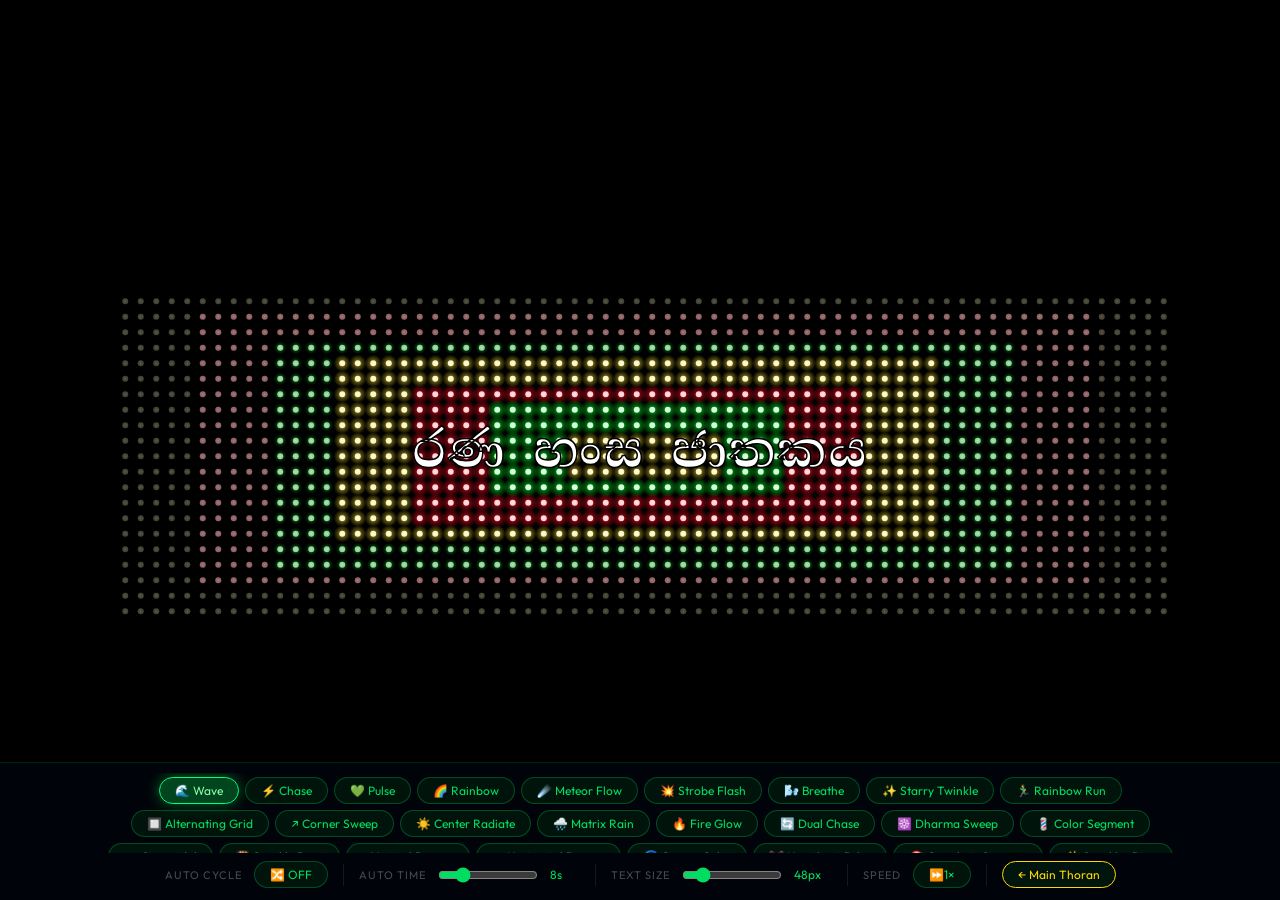
<file: jataka-panel.html>
<!DOCTYPE html>
<html lang="en">

<head>
    <meta charset="UTF-8">
    <meta name="viewport" content="width=device-width, initial-scale=1.0">
    <title>Digital LED Vesak Pandol – Jataka Story Panel</title>
    <link
        href="https://fonts.googleapis.com/css2?family=Abhaya+Libre:wght@500;700;800&family=Noto+Serif+Sinhala:wght@400;700&family=Outfit:wght@300;400;600;800&display=swap"
        rel="stylesheet">
    <style>
        *,
        *::before,
        *::after {
            margin: 0;
            padding: 0;
            box-sizing: border-box;
        }

        body {
            background: transparent;
            background-color: #000;
            min-height: 100vh;
            display: flex;
            flex-direction: column;
            align-items: center;
            justify-content: center;
            overflow: hidden;
            font-family: 'Outfit', sans-serif;
        }

        .canvas-wrap {
            position: relative;
            display: flex;
            align-items: center;
            justify-content: center;
            flex: 1;
            width: 100%;
            height: 100%;
        }

        #led-canvas {
            display: block;
            background: transparent;
        }

        .glowing-text-overlay {
            position: absolute;
            top: 50%;
            left: 50%;
            transform: translate(-50%, -50%);
            pointer-events: none;
            font-family: 'Noto Serif Sinhala', 'Abhaya Libre', sans-serif;
            font-size: 48px;
            /* Controlled dynamically by slider, starting at 48px */
            font-weight: bold;
            color: #ffffff;
            text-align: center;
            letter-spacing: 2px;
            z-index: 10;
            user-select: none;

            /* Fully transparent background as requested */
            background: transparent;
            -webkit-text-stroke: 1.5px #000000;
            /* Crisp black outline to stand out over the underlying dense LED grid */

            animation: textPulse 2.2s ease-in-out infinite alternate;
        }

        @keyframes textPulse {
            from {
                text-shadow:
                    0 0 10px #ffffff,
                    0 0 20px #ff0088,
                    0 0 35px #ff0088,
                    0 0 50px #ff6600,
                    0 0 80px #ff6600;
                transform: translate(-50%, -50%) scale(0.97);
            }

            to {
                text-shadow:
                    0 0 15px #ffffff,
                    0 0 25px #ff0088,
                    0 0 45px #ff0088,
                    0 0 65px #ff6600,
                    0 0 95px #ff6600,
                    0 0 120px #ff0088;
                transform: translate(-50%, -50%) scale(1.03);
            }
        }

        /* ── Controls bar ─────────────────────────── */
        .controls-bar {
            position: fixed;
            bottom: 0;
            left: 0;
            right: 0;
            z-index: 100;
            display: flex;
            flex-direction: column;
            align-items: center;
            justify-content: center;
            gap: 8px;
            padding: 10px 16px 12px;
            background: rgba(0, 5, 12, 0.88);
            backdrop-filter: blur(14px);
            border-top: 1px solid rgba(0, 200, 80, 0.15);
        }

        .controls-inner {
            display: flex;
            align-items: center;
            justify-content: center;
            flex-wrap: wrap;
            gap: 12px;
            width: 100%;
        }

        .pattern-grid-container {
            display: flex;
            gap: 6px;
            flex-wrap: wrap;
            justify-content: center;
            max-height: 80px;
            overflow-y: auto;
            padding: 4px;
            width: 100%;
            max-width: 1100px;
        }

        .pattern-grid-container::-webkit-scrollbar {
            width: 4px;
        }

        .pattern-grid-container::-webkit-scrollbar-thumb {
            background: rgba(0, 200, 80, 0.4);
            border-radius: 4px;
        }

        .ctrl-btn {
            background: rgba(0, 60, 20, 0.3);
            border: 1px solid rgba(0, 180, 70, 0.35);
            color: #00dd60;
            padding: 5px 15px;
            border-radius: 20px;
            cursor: pointer;
            font-size: 12px;
            font-family: 'Outfit', sans-serif;
            transition: all 0.18s ease;
            text-decoration: none;
            display: inline-flex;
            align-items: center;
            user-select: none;
            white-space: nowrap;
        }

        .ctrl-btn:hover {
            background: rgba(0, 120, 40, 0.4);
            border-color: #00ee70;
            color: #88ffaa;
            box-shadow: 0 0 10px rgba(0, 220, 80, 0.3);
        }

        .ctrl-btn.active {
            background: rgba(0, 150, 55, 0.45);
            border-color: #00ff80;
            color: #88ffaa;
            box-shadow: 0 0 14px rgba(0, 255, 80, 0.4);
        }

        .ctrl-divider {
            width: 1px;
            height: 22px;
            background: rgba(255, 255, 255, 0.08);
            margin: 0 3px;
        }

        .ctrl-label {
            color: rgba(255, 255, 255, 0.28);
            font-size: 11px;
            letter-spacing: 1px;
            text-transform: uppercase;
        }
    </style>
</head>

<body>

    <div class="canvas-wrap">
        <canvas id="led-canvas"></canvas>
        <div class="glowing-text-overlay">රණ හංස ජාතකය</div>
    </div>

    <nav class="controls-bar">
        <div class="pattern-grid-container" id="pattern-btns"></div>
        <div class="controls-inner">
            <span class="ctrl-label">Auto Cycle</span>
            <button class="ctrl-btn" id="btn-auto" onclick="toggleAutoCycle()">🔀 OFF</button>
            <div class="ctrl-divider"></div>
            <span class="ctrl-label">Auto Time</span>
            <input type="range" id="interval-slider" min="2" max="30" value="8" oninput="changeAutoInterval(this.value)"
                style="width:100px; vertical-align:middle; cursor:pointer; accent-color: #00dd60;">
            <span id="interval-lbl"
                style="color: #00dd60; font-size: 12px; min-width: 30px; text-align: left;">8s</span>
            <div class="ctrl-divider"></div>
            <span class="ctrl-label">Text Size</span>
            <input type="range" id="size-slider" min="20" max="200" value="48" oninput="changeTextSize(this.value)"
                style="width:100px; vertical-align:middle; cursor:pointer; accent-color: #00dd60;">
            <span id="size-lbl" style="color: #00dd60; font-size: 12px; min-width: 38px; text-align: left;">48px</span>
            <div class="ctrl-divider"></div>
            <span class="ctrl-label">Speed</span>
            <button class="ctrl-btn" id="btn-speed" onclick="cycleSpeed()">⏩ <span id="spd-lbl">1×</span></button>
            <div class="ctrl-divider"></div>
            <a href="index.html" class="ctrl-btn" style="border-color: gold; color: gold;">← Main Thoran</a>
        </div>
    </nav>

    <script>
        (() => {
            const canvas = document.getElementById('led-canvas');
            const ctx = canvas.getContext('2d');

            let frame = 0;
            let pattern = 0;
            let speedIdx = 1;
            const SPEEDS = [0.5, 1, 1.5, 2.5];
            const SPEED_LABELS = ['0.5×', '1×', '1.5×', '2.5×'];

            const leds = [];
            let LW, LH, CX, CY;

            let isAutoCycle = false;
            let autoInterval = 8000;
            let lastAutoTime = Date.now();

            const PATTERNS = [
                { id: 0, icon: '🌊', name: 'Wave' },
                { id: 1, icon: '⚡', name: 'Chase' },
                { id: 2, icon: '💚', name: 'Pulse' },
                { id: 3, icon: '🌈', name: 'Rainbow' },
                { id: 4, icon: '☄️', name: 'Meteor Flow' },
                { id: 5, icon: '💥', name: 'Strobe Flash' },
                { id: 6, icon: '🌬️', name: 'Breathe' },
                { id: 7, icon: '✨', name: 'Starry Twinkle' },
                { id: 8, icon: '🏃‍♂️', name: 'Rainbow Run' },
                { id: 9, icon: '🔲', name: 'Alternating Grid' },
                { id: 10, icon: '↗️', name: 'Corner Sweep' },
                { id: 11, icon: '☀️', name: 'Center Radiate' },
                { id: 12, icon: '🌧️', name: 'Matrix Rain' },
                { id: 13, icon: '🔥', name: 'Fire Glow' },
                { id: 14, icon: '🔄', name: 'Dual Chase' },
                { id: 15, icon: '☸️', name: 'Dharma Sweep' },
                { id: 16, icon: '💈', name: 'Color Segment' },
                { id: 17, icon: '〰️', name: 'Sinusoidal' },
                { id: 18, icon: '🎇', name: 'Sparkle Burst' },
                { id: 19, icon: '↕️', name: 'Vertical Bounce' },
                { id: 20, icon: '↔️', name: 'Horizontal Bounce' },
                { id: 21, icon: '🌀', name: 'Corner Orbit' },
                { id: 22, icon: '💓', name: 'Heartbeat Pulse' },
                { id: 23, icon: '🎯', name: 'Crosshair Scanner' },
                { id: 24, icon: '✨', name: 'Sparkler Ring' },
                { id: 25, icon: '🎨', name: 'Color Wash' },
                { id: 26, icon: '🏁', name: 'Binary Twinkle' },
                { id: 27, icon: '📐', name: 'Diagonal Wave' },
                { id: 28, icon: '💥', name: 'Center Burst' }
            ];

            function generateUI() {
                const container = document.getElementById('pattern-btns');
                container.innerHTML = '';
                PATTERNS.forEach(p => {
                    const btn = document.createElement('button');
                    btn.className = `ctrl-btn ${p.id === pattern ? 'active' : ''}`;
                    btn.setAttribute('data-pat', p.id);
                    btn.innerHTML = `${p.icon} ${p.name}`;
                    btn.onclick = () => setPattern(p.id, btn);
                    container.appendChild(btn);
                });
            }

            function getRoundedRectPoints(w, h, r, dotGap) {
                const points = [];
                r = Math.min(r, w / 2, h / 2);

                const xLeft = -w / 2 + r;
                const xRight = w / 2 - r;
                const yTop = -h / 2 + r;
                const yBottom = h / 2 - r;

                const segments = [
                    { type: 'line', x1: xLeft, y1: -h / 2, x2: xRight, y2: -h / 2 },
                    { type: 'arc', cx: xRight, cy: yTop, r: r, startAngle: 1.5 * Math.PI, endAngle: 2 * Math.PI },
                    { type: 'line', x1: w / 2, y1: yTop, x2: w / 2, y2: yBottom },
                    { type: 'arc', cx: xRight, cy: yBottom, r: r, startAngle: 0, endAngle: 0.5 * Math.PI },
                    { type: 'line', x1: xRight, y1: h / 2, x2: xLeft, y2: h / 2 },
                    { type: 'arc', cx: xLeft, cy: yBottom, r: r, startAngle: 0.5 * Math.PI, endAngle: Math.PI },
                    { type: 'line', x1: -w / 2, y1: yBottom, x2: -w / 2, y2: yTop },
                    { type: 'arc', cx: xLeft, cy: yTop, r: r, startAngle: Math.PI, endAngle: 1.5 * Math.PI }
                ];

                let totalLen = 0;
                segments.forEach(seg => {
                    if (seg.type === 'line') {
                        seg.len = Math.hypot(seg.x2 - seg.x1, seg.y2 - seg.y1);
                    } else {
                        seg.len = seg.r * (seg.endAngle - seg.startAngle);
                    }
                    totalLen += seg.len;
                });

                const numPoints = Math.max(8, Math.round(totalLen / dotGap));
                for (let i = 0; i < numPoints; i++) {
                    const d = (i / numPoints) * totalLen;
                    let accumulated = 0;
                    let pt = null;
                    for (let j = 0; j < segments.length; j++) {
                        const seg = segments[j];
                        if (d >= accumulated && d <= accumulated + seg.len + 0.001) {
                            const t = (d - accumulated) / seg.len;
                            if (seg.type === 'line') {
                                pt = {
                                    x: seg.x1 + (seg.x2 - seg.x1) * t,
                                    y: seg.y1 + (seg.y2 - seg.y1) * t
                                };
                            } else {
                                const angle = seg.startAngle + (seg.endAngle - seg.startAngle) * t;
                                pt = {
                                    x: seg.cx + Math.cos(angle) * seg.r,
                                    y: seg.cy + Math.sin(angle) * seg.r
                                };
                            }
                            break;
                        }
                        accumulated += seg.len;
                    }
                    if (pt) {
                        points.push(pt);
                    }
                }
                return points;
            }

            function initLayout() {
                LW = window.innerWidth;
                LH = window.innerHeight - 150; // Leave 150px for the controls bar
                canvas.width = LW;
                canvas.height = LH;
                CX = LW / 2;
                CY = LH / 2;
                generateLeds();
            }

            function isInsideRoundedRect(x, y, w, h, r) {
                r = Math.min(r, w / 2, h / 2);
                if (Math.abs(x) > w / 2 || Math.abs(y) > h / 2) return false;
                if (Math.abs(x) <= w / 2 - r || Math.abs(y) <= h / 2 - r) return true;
                const cx = x > 0 ? w / 2 - r : -w / 2 + r;
                const cy = y > 0 ? h / 2 - r : -h / 2 + r;
                return Math.hypot(x - cx, y - cy) <= r;
            }

            function generateLeds() {
                leds.length = 0;

                const aspect = 3.2;
                let W0 = Math.min(LW - 80, LH * aspect * 0.85);
                let H0 = W0 / aspect;
                const baseRadius = H0 * 0.22;

                const dotGap = 15.5; // Gap between LEDs in grid
                const cols = Math.floor(W0 / dotGap);
                const rows = Math.floor(H0 / dotGap);

                for (let r = 0; r < rows; r++) {
                    const y = -H0 / 2 + r * dotGap + dotGap / 2;
                    for (let c = 0; c < cols; c++) {
                        const x = -W0 / 2 + c * dotGap + dotGap / 2;

                        // Check rounded rect boundary
                        if (!isInsideRoundedRect(x, y, W0, H0, baseRadius)) continue;

                        // Normalized depth for mapping concentric rings (0 = outer, 7 = inner)
                        let depthX = 1.0 - (Math.abs(x) / (W0 / 2));
                        let depthY = 1.0 - (Math.abs(y) / (H0 / 2));
                        let depth = Math.min(depthX, depthY);
                        let ring = Math.min(7, Math.floor(depth * 8));

                        let baseCol = 'green';
                        if (ring === 0) {
                            baseCol = 'purple';
                        } else {
                            baseCol = (ring % 3 === 1) ? 'yellow' : ((ring % 3 === 2) ? 'red' : 'green');
                        }

                        leds.push({
                            baseX: x,
                            baseY: y,
                            ring: ring,
                            idx: 0,
                            count: 0,
                            base: baseCol,
                            active: baseCol,
                            bright: 1,
                            flick: Math.random() * Math.PI * 2
                        });
                    }
                }

                // Group by ring and sort by angle to support sequential chases
                const ringGroups = {};
                leds.forEach(led => {
                    if (!ringGroups[led.ring]) ringGroups[led.ring] = [];
                    ringGroups[led.ring].push(led);
                });

                for (let r = 0; r < 8; r++) {
                    const group = ringGroups[r] || [];
                    group.sort((a, b) => {
                        const angleA = Math.atan2(a.baseY, a.baseX);
                        const angleB = Math.atan2(b.baseY, b.baseX);
                        return angleA - angleB;
                    });
                    group.forEach((led, idx) => {
                        led.idx = idx;
                        led.count = group.length;
                    });
                }
            }

            const HUE = { green: 128, white: 0, red: 355, yellow: 52, blue: 200, cyan: 180, purple: 280, pink: 325, orange: 32 };
            const SAT = { green: 100, white: 0, red: 100, yellow: 100, blue: 100, cyan: 100, purple: 100, pink: 100, orange: 100 };
            const LIT = { green: 46, white: 95, red: 52, yellow: 57, blue: 55, cyan: 58, purple: 50, pink: 62, orange: 58 };

            function drawLED(x, y, col, bright) {
                if (bright < 0.05) return;
                const hue = HUE[col] || 128;
                const sat = SAT[col] || 100;
                const lit = LIT[col] || 50;

                const gr = 10 * bright;
                const grad = ctx.createRadialGradient(x, y, 0, x, y, gr);
                grad.addColorStop(0, `hsla(${hue},${sat}%,${lit + 22}%,${bright})`);
                grad.addColorStop(0.3, `hsla(${hue},${sat}%,${lit}%,${bright * 0.5})`);
                grad.addColorStop(1, `hsla(${hue},${sat}%,${lit}%,0)`);

                ctx.fillStyle = grad;
                ctx.beginPath();
                ctx.arc(x, y, gr, 0, Math.PI * 2);
                ctx.fill();

                ctx.fillStyle = `hsla(${hue},${sat}%,90%,${Math.min(1, bright + 0.1)})`;
                ctx.beginPath();
                ctx.arc(x, y, 3, 0, Math.PI * 2);
                ctx.fill();
            }

            // drawCenterText removed in favor of HTML z-indexed text overlay

            function render() {
                frame++;

                if (isAutoCycle && Date.now() - lastAutoTime > autoInterval) {
                    lastAutoTime = Date.now();
                    const nextPat = Math.floor(Math.random() * PATTERNS.length);
                    const btn = document.querySelector(`[data-pat="${nextPat}"]`);
                    if (btn) {
                        setPattern(nextPat, btn);
                    }
                }

                ctx.clearRect(0, 0, LW, LH);

                const t = frame * SPEEDS[speedIdx];
                ctx.globalCompositeOperation = 'screen';

                leds.forEach(led => {
                    let b = 0.5;
                    let c = led.base;

                    const x = CX + led.baseX;
                    const y = CY + led.baseY;

                    if (pattern === 0) { // Wave
                        b = Math.sin(t * 0.15 - led.ring * 0.5) * 0.5 + 0.5;
                    }
                    else if (pattern === 1) { // Chase
                        b = (led.ring === Math.floor(t * 0.5) % 8) ? 1.0 : 0.15;
                    }
                    else if (pattern === 2) { // Pulse
                        b = Math.sin(t * 0.1) * 0.45 + 0.55;
                    }
                    else if (pattern === 3) { // Rainbow
                        c = ['red', 'orange', 'yellow', 'green', 'cyan', 'blue', 'purple', 'pink'][(led.ring + Math.floor(t * 0.3)) % 8];
                        b = 0.95;
                    }
                    else if (pattern === 4) { // Meteor Flow
                        let pos = (led.idx - Math.floor(t * 1.5)) % led.count;
                        if (pos < 0) pos += led.count;
                        b = pos < 6 ? (1.0 - pos * 0.15) : 0.08;
                    }
                    else if (pattern === 5) { // Strobe Flash
                        const flash = Math.floor(t * 0.5) % 2;
                        b = (flash === 0) ? (led.ring % 2 === 0 ? 1.0 : 0.05) : (led.ring % 2 === 1 ? 1.0 : 0.05);
                    }
                    else if (pattern === 6) { // Breathe
                        b = Math.sin(t * 0.04) * 0.48 + 0.52;
                    }
                    else if (pattern === 7) { // Starry Twinkle
                        if (Math.random() > 0.99) {
                            led.bright = 1.0;
                        } else {
                            led.bright *= 0.94;
                        }
                        b = Math.max(0.08, led.bright);
                    }
                    else if (pattern === 8) { // Rainbow Run
                        const hueIdx = Math.floor((led.idx / led.count) * 8 + t * 0.2) % 8;
                        c = ['red', 'orange', 'yellow', 'green', 'cyan', 'blue', 'purple', 'pink'][hueIdx];
                        b = 0.95;
                    }
                    else if (pattern === 9) { // Alternating Grid
                        const swap = Math.floor(t * 0.05) % 2;
                        c = ((led.ring % 2) === swap) ? 'red' : 'green';
                        b = 0.9;
                    }
                    else if (pattern === 10) { // Corner Sweep
                        const dist = (led.baseX + led.baseY) * 0.01;
                        b = Math.sin(t * 0.15 - dist) * 0.5 + 0.5;
                    }
                    else if (pattern === 11) { // Center Radiate
                        const ringDist = 7 - led.ring;
                        b = Math.sin(t * 0.18 - ringDist * 0.6) * 0.5 + 0.5;
                    }
                    else if (pattern === 12) { // Matrix Rain
                        const colIndex = Math.floor((led.baseX + 1000) / 40);
                        const fall = (t * 1.2 + Math.sin(colIndex * 33.1) * 200) % 300;
                        const d = Math.abs(led.baseY - (fall - 150));
                        b = d < 30 ? (1.0 - d / 30) : 0.08;
                        c = 'green';
                    }
                    else if (pattern === 13) { // Fire Glow
                        if (Math.random() > 0.25) {
                            led.bright = Math.sin(t * 0.3 + led.flick) * 0.35 + 0.65;
                        }
                        b = led.bright;
                        const fireVal = (led.idx + Math.floor(t * 0.2)) % 3;
                        c = fireVal === 0 ? 'red' : (fireVal === 1 ? 'orange' : 'yellow');
                    }
                    else if (pattern === 14) { // Dual Chase
                        let pos1 = (led.idx - Math.floor(t * 1.5)) % led.count;
                        if (pos1 < 0) pos1 += led.count;
                        let pos2 = (led.idx + Math.floor(t * 1.5)) % led.count;
                        if (pos2 < 0) pos2 += led.count;
                        b = (pos1 < 4 || pos2 < 4) ? 1.0 : 0.12;
                    }
                    else if (pattern === 15) { // Dharma Sweep
                        const angle = Math.atan2(led.baseY, led.baseX);
                        const sweep = (angle + Math.PI) / (Math.PI * 2);
                        const phase = (t * 0.015) % 1.0;
                        let diff = Math.abs(sweep - phase);
                        if (diff > 0.5) diff = 1.0 - diff;
                        b = diff < 0.06 ? (1.0 - diff / 0.06) : 0.08;
                    }
                    else if (pattern === 16) { // Color Segment Wave
                        const angle = Math.atan2(led.baseY, led.baseX);
                        const seg = Math.floor(((angle + Math.PI) / (Math.PI / 2)) + t * 0.08) % 4;
                        c = ['red', 'yellow', 'green', 'blue'][seg];
                        b = 0.95;
                    }
                    else if (pattern === 17) { // Sinusoidal Wave
                        b = Math.sin(t * 0.18 - led.baseX * 0.012) * 0.5 + 0.5;
                    }
                    else if (pattern === 18) { // Sparkle Burst
                        if (Math.random() > 0.985) {
                            led.bright = 1.0;
                            c = 'white';
                        } else {
                            led.bright = Math.max(0.1, led.bright * 0.9);
                            c = led.base;
                        }
                        b = led.bright;
                    }
                    else if (pattern === 19) { // Vertical Bounce
                        const bounce = Math.sin(t * 0.08) * 120;
                        const distY = Math.abs(led.baseY - bounce);
                        b = distY < 25 ? (1.0 - distY / 25) : 0.08;
                        c = 'cyan';
                    }
                    else if (pattern === 20) { // Horizontal Bounce
                        const bounceX = Math.sin(t * 0.06) * 350;
                        const distX = Math.abs(led.baseX - bounceX);
                        b = distX < 35 ? (1.0 - distX / 35) : 0.08;
                        c = 'orange';
                    }
                    else if (pattern === 21) { // Corner Orbit
                        const speedFactor = t * 0.04;
                        const orbitAngle = Math.atan2(led.baseY, led.baseX);
                        const waveOrbit = Math.sin(orbitAngle * 4 + speedFactor) * 0.5 + 0.5;
                        b = waveOrbit * 0.85 + 0.15;
                        c = 'purple';
                    }
                    else if (pattern === 22) { // Heartbeat Pulse
                        const cycle = t % 40;
                        let pulseFactor = 0.1;
                        if (cycle < 6) {
                            pulseFactor = 1.0 - (cycle / 6) * 0.8;
                        } else if (cycle >= 10 && cycle < 16) {
                            pulseFactor = 1.0 - ((cycle - 10) / 6) * 0.8;
                        }
                        b = pulseFactor;
                        c = 'red';
                    }
                    else if (pattern === 23) { // Crosshair Scanner
                        const scanX = Math.sin(t * 0.07) * 300;
                        const scanY = Math.cos(t * 0.07) * 100;
                        const onCross = (Math.abs(led.baseX - scanX) < 18) || (Math.abs(led.baseY - scanY) < 18);
                        b = onCross ? 1.0 : 0.1;
                        c = 'yellow';
                    }
                    else if (pattern === 24) { // Sparkler Ring
                        const ringSpin = (led.idx - Math.floor(t * 1.8)) % led.count;
                        const isSparklePoint = ringSpin < 2 && Math.random() > 0.3;
                        b = isSparklePoint ? 1.0 : 0.08;
                        c = isSparklePoint ? 'white' : 'yellow';
                    }
                    else if (pattern === 25) { // Color Wash
                        const washColor = ['red', 'orange', 'yellow', 'green', 'cyan', 'blue', 'purple', 'pink'][Math.floor(t * 0.03) % 8];
                        c = washColor;
                        b = Math.sin(t * 0.1) * 0.2 + 0.8;
                    }
                    else if (pattern === 26) { // Binary Twinkle
                        const xCell = Math.floor((led.baseX + 1000) / 60);
                        const yCell = Math.floor((led.baseY + 1000) / 60);
                        const activeGrid = (xCell + yCell + Math.floor(t * 0.1)) % 2 === 0;
                        b = activeGrid ? 0.95 : 0.1;
                        c = activeGrid ? 'green' : 'red';
                    }
                    else if (pattern === 27) { // Diagonal Wave
                        const diagDist = (led.baseX - led.baseY) * 0.01;
                        b = Math.sin(t * 0.15 - diagDist) * 0.5 + 0.5;
                        c = 'pink';
                    }
                    else if (pattern === 28) { // Center Burst
                        const burstProgress = (t * 0.3) % 8;
                        const ringDiff = Math.abs(led.ring - (7 - burstProgress));
                        b = ringDiff < 1.5 ? (1.0 - ringDiff / 1.5) : 0.08;
                        c = 'white';
                    }

                    drawLED(x, y, c, b);
                });

                requestAnimationFrame(render);
            }

            window.setPattern = (p, btn) => {
                pattern = p;
                document.querySelectorAll('[data-pat]').forEach(b => b.classList.remove('active'));
                btn.classList.add('active');

                // If manual click, reset timer so it doesn't cycle immediately
                if (isAutoCycle) {
                    lastAutoTime = Date.now();
                }
            };

            window.cycleSpeed = () => {
                speedIdx = (speedIdx + 1) % SPEEDS.length;
                document.getElementById('spd-lbl').textContent = SPEED_LABELS[speedIdx];
            };

            window.toggleAutoCycle = () => {
                isAutoCycle = !isAutoCycle;
                const btn = document.getElementById('btn-auto');
                if (btn) {
                    btn.innerHTML = isAutoCycle ? '🔀 ON' : '🔀 OFF';
                    btn.classList.toggle('active', isAutoCycle);
                }
                if (isAutoCycle) {
                    lastAutoTime = Date.now();
                }
            };

            window.changeTextSize = (val) => {
                const overlay = document.querySelector('.glowing-text-overlay');
                if (overlay) {
                    overlay.style.fontSize = val + 'px';
                }
                const lbl = document.getElementById('size-lbl');
                if (lbl) {
                    lbl.textContent = val + 'px';
                }
            };

            window.changeAutoInterval = (val) => {
                autoInterval = val * 1000;
                const lbl = document.getElementById('interval-lbl');
                if (lbl) {
                    lbl.textContent = val + 's';
                }
            };

            window.addEventListener('resize', initLayout);
            initLayout();
            generateUI();
            render();
        })();
    </script>
</body>

</html>
</file>
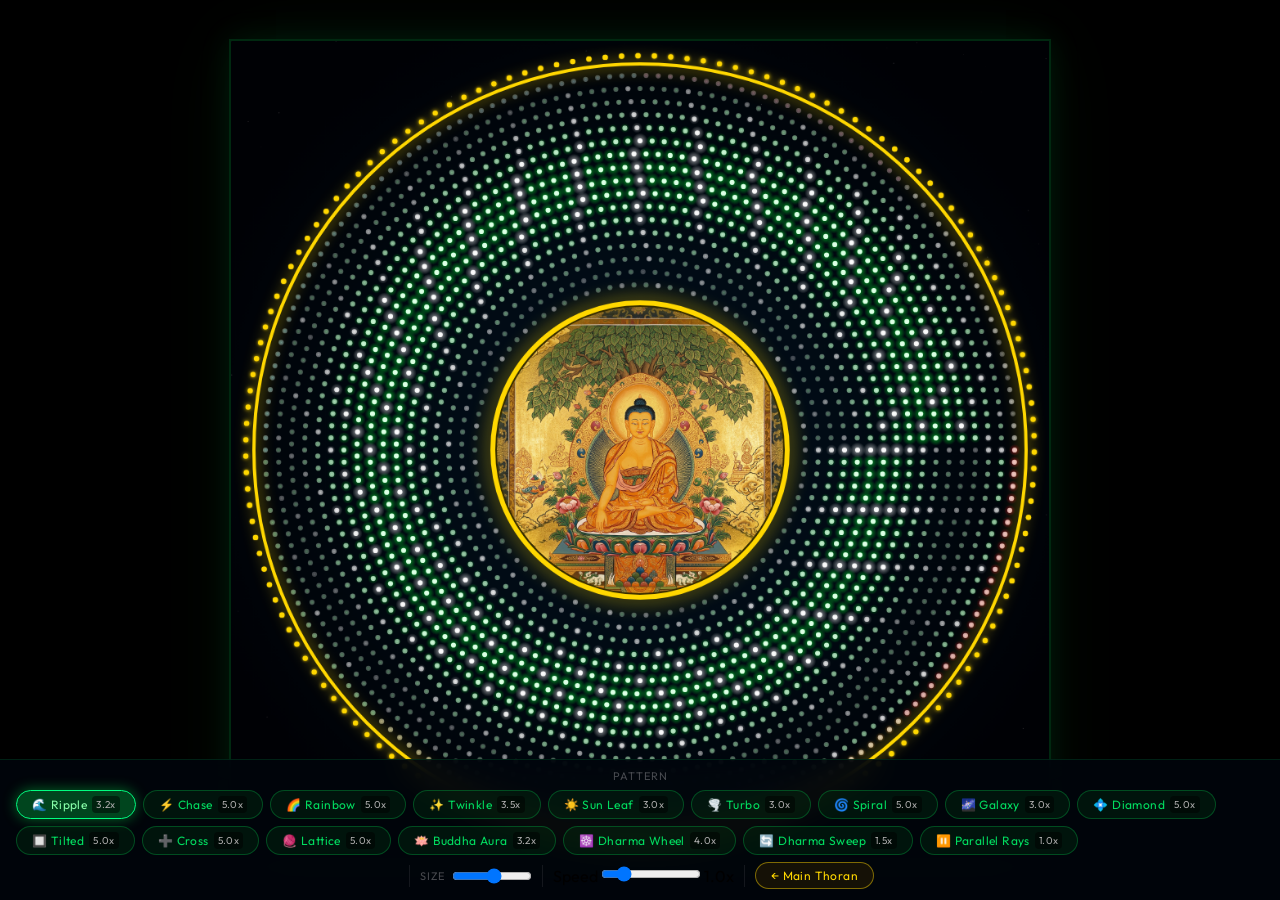
<file: led-display.html>
<!DOCTYPE html>
<html lang="en">

<head>
    <meta charset="UTF-8">
    <meta name="viewport" content="width=device-width, initial-scale=1.0">
    <title>Digital LED Vesak Pandol – LED Display</title>
    <meta name="description"
        content="An immersive LED Vesak Pandol display with animated concentric LED rings, golden corner temples, and the sacred Buddha centerpiece.">
    <link rel="preconnect" href="https://fonts.googleapis.com">
    <link rel="preconnect" href="https://fonts.gstatic.com" crossorigin>
    <link href="https://fonts.googleapis.com/css2?family=Outfit:wght@300;400;600;800&display=swap" rel="stylesheet">
    <style>
        *,
        *::before,
        *::after {
            margin: 0;
            padding: 0;
            box-sizing: border-box;
        }

        body {
            background: #000;
            min-height: 100vh;
            display: flex;
            flex-direction: column;
            align-items: center;
            justify-content: center;
            overflow: hidden;
            font-family: 'Outfit', sans-serif;
        }

        .canvas-wrap {
            position: relative;
            display: flex;
            align-items: center;
            justify-content: center;
            flex: 1;
        }

        #led-canvas {
            display: block;
            border: 2px solid rgba(0, 200, 80, 0.2);
            box-shadow:
                0 0 30px rgba(0, 200, 80, 0.12),
                0 0 80px rgba(0, 200, 80, 0.06),
                inset 0 0 20px rgba(0, 0, 0, 0.5);
        }

        /* ── Controls bar ─────────────────────────── */
        .controls-bar {
            position: fixed;
            bottom: 0;
            left: 0;
            right: 0;
            z-index: 100;
            display: flex;
            align-items: center;
            justify-content: center;
            flex-wrap: wrap;
            gap: 7px;
            padding: 9px 16px 11px;
            background: rgba(0, 5, 12, 0.88);
            backdrop-filter: blur(14px);
            border-top: 1px solid rgba(0, 200, 80, 0.15);
        }

        .ctrl-btn {
            background: rgba(0, 60, 20, 0.3);
            border: 1px solid rgba(0, 180, 70, 0.35);
            color: #00dd60;
            padding: 5px 15px;
            border-radius: 20px;
            cursor: pointer;
            font-size: 12px;
            font-family: 'Outfit', sans-serif;
            font-weight: 400;
            letter-spacing: 0.4px;
            transition: all 0.18s ease;
            text-decoration: none;
            display: inline-flex;
            align-items: center;
            gap: 5px;
            white-space: nowrap;
            user-select: none;
        }

        .ctrl-btn:hover {
            background: rgba(0, 120, 40, 0.4);
            border-color: #00ee70;
            box-shadow: 0 0 10px rgba(0, 220, 80, 0.3);
            color: #88ffaa;
        }

        .ctrl-btn.active {
            background: rgba(0, 150, 55, 0.45);
            border-color: #00ff80;
            color: #88ffaa;
            box-shadow: 0 0 14px rgba(0, 255, 80, 0.4);
        }

        .ctrl-btn.gold {
            border-color: rgba(255, 215, 0, 0.45);
            color: #ffd700;
            background: rgba(70, 50, 0, 0.3);
        }

        .ctrl-btn.gold:hover {
            border-color: #ffd700;
            background: rgba(110, 80, 0, 0.4);
            color: #ffe85a;
            box-shadow: 0 0 10px rgba(255, 215, 0, 0.3);
        }

        .ctrl-divider {
            width: 1px;
            height: 22px;
            background: rgba(255, 255, 255, 0.08);
            margin: 0 3px;
        }

        .ctrl-label {
            color: rgba(255, 255, 255, 0.28);
            font-size: 11px;
            letter-spacing: 1px;
            text-transform: uppercase;
        }
    </style>
</head>

<body>

    <div class="canvas-wrap">
        <canvas id="led-canvas"></canvas>
    </div>

    <nav class="controls-bar" aria-label="Display controls">
        <span class="ctrl-label">Pattern</span>
        <div id="pattern-btns" style="display: flex; gap: 7px; flex-wrap: wrap;"></div>
        <div class="ctrl-divider"></div>
        <span class="ctrl-label">Size</span>
        <input type="range" id="size-slider" min="100" max="250" value="180" oninput="changeSize(this.value)" style="width:80px; vertical-align:middle; cursor:pointer;">
        <div class="ctrl-divider"></div>
        <div class="setting-row">
            <span>Speed</span>
            <input type="range" id="speed-slider" min="0.1" max="5.0" step="0.1" value="1.0" oninput="changeSpeed(this.value)" style="width:100px;">
            <span id="spd-lbl" style="width:35px; text-align:right;">1.0x</span>
        </div>
        <div class="ctrl-divider"></div>
        <a href="index.html" class="ctrl-btn gold" id="btn-back">← Main Thoran</a>
    </nav>

    <script>
        (() => {
            'use strict';

            const canvas = document.getElementById('led-canvas');
            const ctx = canvas.getContext('2d');

            /* ── State & Layout ──────────────────────────── */
            const RING_SPACING = 16;
            const DOT_GAP = 14.8;
            const NUM_RINGS = 17;
            
            let BUDDHA_R = 180;
            let RING_START, LAST_RING_R, SOLID_R, OUTER_R, TOTAL_R, LW, LH, CX, CY;
            
            function recalcLayout() {
                RING_START = BUDDHA_R + 22;
                LAST_RING_R = RING_START + (NUM_RINGS - 1) * RING_SPACING;
                SOLID_R = LAST_RING_R + 14;
                OUTER_R = SOLID_R + 10;
                TOTAL_R = OUTER_R + 18;
                LW = Math.ceil(TOTAL_R * 2);
                LH = Math.ceil(TOTAL_R * 2);
                CX = Math.floor(LW / 2);
                CY = Math.floor(LH / 2);
                canvas.width = LW;
                canvas.height = LH;
                generateLeds();
                if (typeof resize === 'function') resize();
            }
            
            let frame = 0;
            let currentPattern = 0;
            let defaultSpeeds = [
                3.2, 5.0, 1.0, 5.0, 3.5, 1.0, 3.0, 3.0, 5.0, 3.0, 5.0, 5.0, 5.0, 5.0, 3.2, 4.0, 1.5, 1.0
            ];
            let patternSpeeds = defaultSpeeds.slice();
            try {
                if (localStorage.getItem('speedsOuter')) patternSpeeds = JSON.parse(localStorage.getItem('speedsOuter'));
            } catch(e) {}
            
            const PATTERNS = [
                { id: 0, icon: '🌊', name: 'Ripple' },
                { id: 1, icon: '⚡', name: 'Chase' },
                { id: 3, icon: '🌈', name: 'Rainbow' },
                { id: 4, icon: '✨', name: 'Twinkle' },
                { id: 6, icon: '☀️', name: 'Sun Leaf' },
                { id: 7, icon: '🌪️', name: 'Turbo' },
                { id: 8, icon: '🌀', name: 'Spiral' },
                { id: 9, icon: '🌌', name: 'Galaxy' },
                { id: 10, icon: '💠', name: 'Diamond' },
                { id: 11, icon: '🔲', name: 'Tilted' },
                { id: 12, icon: '➕', name: 'Cross' },
                { id: 13, icon: '🧶', name: 'Lattice' },
                { id: 14, icon: '🪷', name: 'Buddha Aura' },
                { id: 15, icon: '☸️', name: 'Dharma Wheel' },
                { id: 16, icon: '🔄', name: 'Dharma Sweep' },
                { id: 17, icon: '⏸️', name: 'Parallel Rays' }
            ];

            function generateUI() {
                const container = document.getElementById('pattern-btns');
                PATTERNS.forEach(p => {
                    const btn = document.createElement('button');
                    btn.className = `ctrl-btn ${p.id === currentPattern ? 'active' : ''}`;
                    btn.id = `btn-p${p.id}`;
                    btn.setAttribute('data-pat', p.id);
                    btn.innerHTML = `<span style="flex-grow: 1;">${p.icon} ${p.name}</span><span class="spd-badge" style="font-size:10px; color:#aaa; background:rgba(0,0,0,0.5); padding:2px 4px; border-radius:4px;">${patternSpeeds[p.id].toFixed(1)}x</span>`;
                    btn.onclick = function() { setPattern(p.id, this); };
                    container.appendChild(btn);
                });
            }
            
            generateUI();

            /* ── Asset ───────────────────────────────────── */
            const buddhaImg = new Image();
            buddhaImg.src = 'assets/buddha_center.png';

            /* ── LED Data ────────────────────────────────── */
            const leds = [];

            const HUE = {
                green: 128, white: 0, red: 355, yellow: 52,
                blue: 200, pink: 325, cyan: 180, orange: 32
            };
            const SAT = {
                green: 100, white: 0, red: 100, yellow: 100,
                blue: 100, pink: 100, cyan: 100, orange: 100
            };
            const LIT = {
                green: 46, white: 95, red: 52, yellow: 57,
                blue: 55, pink: 62, cyan: 58, orange: 58
            };

            /* ── Generate LED Positions ──────────────────── */
            function generateLeds() {
                leds.length = 0;
                let r = RING_START;

                for (let ring = 0; ring < NUM_RINGS; ring++) {
                    const circ = 2 * Math.PI * r;
                    const count = Math.round(circ / DOT_GAP);

                    for (let i = 0; i < count; i++) {
                        const angle = (i / count) * Math.PI * 2;
                        const x = CX + r * Math.cos(angle);
                        const y = CY + r * Math.sin(angle);

                        if (x < 3 || x > LW - 3 || y < 3 || y > LH - 3) continue;

                        let col;
                        if (ring === NUM_RINGS - 1) {
                            const pal = ['red', 'orange', 'yellow', 'green', 'cyan', 'blue', 'pink', 'white'];
                            col = pal[Math.floor(i * pal.length / count) % pal.length];
                        } else if (ring === 0) {
                            col = i % 3 === 0 ? 'white' : 'green';
                        } else {
                            col = i % 5 === 0 ? 'white' : 'green';
                        }

                        leds.push({
                            x, y,
                            base: col,
                            active: col,
                            ring,
                            idx: i,
                            count,
                            bright: 0.75,
                            flick: Math.random() * Math.PI * 2
                        });
                    }

                    r += RING_SPACING;
                }
            }

            /* ── Draw a Single LED ───────────────────────── */
            function drawLED(led) {
                const { x, y, active, bright } = led;
                if (bright < 0.03) return;

                const col = active || 'green';
                const hue = HUE[col] ?? 128;
                const sat = SAT[col] ?? 100;
                const lit = LIT[col] ?? 50;

                const gr = 9.5 * bright;
                const grad = ctx.createRadialGradient(x, y, 0, x, y, gr);
                grad.addColorStop(0, `hsla(${hue},${sat}%,${lit + 22}%,${bright})`);
                grad.addColorStop(0.32, `hsla(${hue},${sat}%,${lit}%,${bright * 0.42})`);
                grad.addColorStop(1, `hsla(${hue},${sat}%,${lit}%,0)`);
                ctx.fillStyle = grad;
                ctx.beginPath();
                ctx.arc(x, y, gr, 0, Math.PI * 2);
                ctx.fill();

                ctx.fillStyle = `hsla(${hue},${sat}%,92%,${Math.min(1, bright + 0.08)})`;
                ctx.beginPath();
                ctx.arc(x, y, 3.1, 0, Math.PI * 2);
                ctx.fill();
            }

            /* ── Update LED Brightnesses ─────────────────── */
            function updateLeds() {
                const speed = patternSpeeds[currentPattern];
                const t = frame * speed;

                leds.forEach(led => {
                    const { ring, idx, count, base, flick } = led;
                    let b = 0.7;

                    switch (currentPattern) {

                        case 0: // Ripple
                            b = Math.sin(t * 0.05 - ring * 0.48 + idx * 0.013) * 0.38 + 0.62;
                            break;

                        case 1: // Chase
                            {
                                const ph = (t * 0.1) % NUM_RINGS;
                                const d = Math.abs(ring - ph);
                                b = d < 1.9 ? (1 - d / 1.9) * 0.92 + 0.08 : 0.06;
                                break;
                            }

                        case 2: // Pulse
                            b = Math.sin(t * 0.055) * 0.42 + 0.58;
                            break;

                        case 3: // Rainbow
                            {
                                const ang = Math.atan2(led.y - CY, led.x - CX);
                                const adeg = ((ang * 180 / Math.PI) + 360) % 360;
                                const h = (adeg + t * 1.2) % 360;
                                if (h < 45) led.active = 'red';
                                else if (h < 90) led.active = 'orange';
                                else if (h < 135) led.active = 'yellow';
                                else if (h < 180) led.active = 'green';
                                else if (h < 225) led.active = 'cyan';
                                else if (h < 270) led.active = 'blue';
                                else if (h < 315) led.active = 'pink';
                                else led.active = 'red';
                                b = Math.sin(t * 0.05 - ring * 0.22) * 0.32 + 0.68;
                                break;
                            }

                        case 4: // Twinkle
                            if (Math.random() > 0.993) b = 1.0;
                            else b = led.bright * 0.88 + (Math.sin(t * 0.04 + flick) * 0.22 + 0.56) * 0.12;
                            break;

                        case 5: // Scan
                            {
                                const scanAngle = (t * 0.06) % (Math.PI * 2);
                                const ledAngle = Math.atan2(led.y - CY, led.x - CX);
                                let diff = Math.abs(ledAngle - scanAngle);
                                if (diff > Math.PI) diff = Math.PI * 2 - diff;
                                b = diff < 0.35 ? 1 - diff / 0.35 * 0.15 :
                                    Math.max(0.06, 1 - diff * 1.4);
                                break;
                            }

                        case 6: // Sun Leaf
                            {
                                const PETAL_N = 14;
                                const petalSpan = Math.PI * 2 / PETAL_N;
                                if (ring < 3) {
                                    led.active = 'red';
                                    b = Math.sin(t * 0.05 - ring * 0.3) * 0.32 + 0.68;
                                } else {
                                    const angle = Math.atan2(led.y - CY, led.x - CX);
                                    const prog = ring / (NUM_RINGS - 1);
                                    const shiftedAngle = angle - prog * 0.5;
                                    let normAngle = (shiftedAngle % petalSpan + petalSpan) % petalSpan;
                                    let distAngle = Math.abs(normAngle - petalSpan / 2);
                                    const maxAngle = (0.12 + prog * 0.65) * (petalSpan / 2);
                                    if (distAngle <= maxAngle) {
                                        led.active = 'cyan';
                                        b = Math.sin(t * 0.12 - Math.floor((shiftedAngle + Math.PI * 2) / petalSpan) * 0.4) * 0.45 + 0.55;
                                    } else {
                                        led.active = 'white';
                                        b = 0.06;
                                    }
                                }
                                break;
                            }

                        case 7: // Turbo
                            {
                                const PETAL_N = 8;
                                const petalSpan = Math.PI * 2 / PETAL_N;
                                if (ring < 4) {
                                    led.active = 'pink';
                                    b = Math.sin(t * 0.05 - ring * 0.3) * 0.32 + 0.68;
                                } else {
                                    const angle = Math.atan2(led.y - CY, led.x - CX);
                                    const prog = ring / (NUM_RINGS - 1);
                                    const shiftedAngle = angle - prog * 1.5;
                                    let normAngle = (shiftedAngle % petalSpan + petalSpan) % petalSpan;
                                    let distAngle = Math.abs(normAngle - petalSpan / 2);
                                    const maxAngle = (0.2 + prog * 0.45) * (petalSpan / 2);
                                    if (distAngle <= maxAngle) {
                                        led.active = 'green';
                                        b = Math.sin(t * 0.15 - Math.floor((shiftedAngle + Math.PI * 2) / petalSpan) * 0.4) * 0.45 + 0.55;
                                    } else {
                                        led.active = 'white';
                                        b = 0.06;
                                    }
                                }
                                break;
                            }

                        case 8: // Spiral
                            {
                                const angle = Math.atan2(led.y - CY, led.x - CX);
                                const prog = ring / (NUM_RINGS - 1);
                                const shiftedAngle = angle - prog * Math.PI * 1.8;
                                let normAngle = (shiftedAngle % (Math.PI * 2) + Math.PI * 2) % (Math.PI * 2);
                                const gap = 0.15;
                                if (normAngle > gap && normAngle < Math.PI - gap) {
                                    led.active = 'red';
                                    b = Math.sin(t * 0.1 - ring * 0.2) * 0.3 + 0.7;
                                } else if (normAngle > Math.PI + gap && normAngle < Math.PI * 2 - gap) {
                                    led.active = 'white';
                                    b = Math.sin(t * 0.1 - ring * 0.2 + Math.PI) * 0.3 + 0.7;
                                } else {
                                    led.active = 'white';
                                    b = 0.04;
                                }
                                break;
                            }

                        case 9: // Galaxy
                            {
                                const PETAL_N = 4;
                                const petalSpan = Math.PI * 2 / PETAL_N;
                                if (ring < 3) {
                                    led.active = 'yellow';
                                    b = Math.sin(t * 0.05 - ring * 0.3) * 0.32 + 0.68;
                                } else {
                                    const angle = Math.atan2(led.y - CY, led.x - CX);
                                    const prog = ring / (NUM_RINGS - 1);
                                    const shiftedAngle = angle - prog * Math.PI * 1.2;
                                    let normAngle = (shiftedAngle % petalSpan + petalSpan) % petalSpan;
                                    let distAngle = Math.abs(normAngle - petalSpan / 2);
                                    const maxAngle = (0.2 + prog * 0.4) * (petalSpan / 2);
                                    if (distAngle <= maxAngle) {
                                        led.active = 'blue';
                                        b = Math.sin(t * 0.15 - Math.floor((shiftedAngle + Math.PI * 2) / petalSpan) * 0.4) * 0.45 + 0.55;
                                    } else {
                                        led.active = 'red';
                                        b = Math.sin(t * 0.15 - ring * 0.2 + Math.PI) * 0.45 + 0.55;
                                    }
                                }
                                break;
                            }

                        case 10: // Diamond
                            {
                                const maskScale = LAST_RING_R / 412;
                                const dx = Math.abs(led.x - CX) / maskScale;
                                const dy = Math.abs(led.y - CY) / maskScale;
                                const d = dx + dy;
                                const cx = Math.abs(dx - 220);
                                const cy = Math.abs(dy - 220);
                                const cd = cx + cy;
                                if (cd < 15) {
                                    led.active = 'white';
                                    b = 0.04;
                                } else if (cd < 80) {
                                    led.active = 'green';
                                    b = Math.sin(t * 0.08) * 0.2 + 0.8;
                                } else if (cd < 95) {
                                    led.active = 'white';
                                    b = 0.04;
                                } else {
                                    const exp = (t * 1.5) % 150;
                                    const band = ((d - exp) % 150 + 150) % 150;
                                    if (band < 15) {
                                        led.active = 'white';
                                        b = 0.9;
                                    } else if (band < 75) {
                                        led.active = 'red';
                                        b = 0.8;
                                    } else if (band < 90) {
                                        led.active = 'white';
                                        b = 0.9;
                                    } else {
                                        led.active = 'white';
                                        b = 0.04;
                                    }
                                }
                                break;
                            }

                        case 11: // Tilted
                            {
                                const maskScale = LAST_RING_R / 412;
                                const rawDx = (led.x - CX) / maskScale;
                                const rawDy = (led.y - CY) / maskScale;
                                const d = Math.abs(rawDx) + Math.abs(rawDy);
                                if (d > 160 && d < 250) {
                                    led.active = rawDx * rawDy > 0 ? 'red' : 'blue';
                                    b = 0.8 + Math.sin(t * 0.2) * 0.2;
                                } else {
                                    led.active = 'yellow';
                                    b = 0.5 + Math.sin(t * 0.1 - d * 0.02) * 0.3;
                                }
                                break;
                            }

                        case 12: // Cross
                            {
                                const maskScale = LAST_RING_R / 412;
                                const dx = Math.abs(led.x - CX) / maskScale;
                                const dy = Math.abs(led.y - CY) / maskScale;
                                const d = dx + dy;
                                if (d < 110) {
                                    led.active = 'white'; b = 0.04;
                                } else if (d < 150) {
                                    led.active = 'red'; b = 0.8 + Math.sin(t * 0.15) * 0.2;
                                } else if (dx > 170 && dy > 170) {
                                    led.active = 'yellow'; b = 0.8 + Math.sin(t * 0.1 + dx * 0.01) * 0.2;
                                } else {
                                    led.active = 'blue'; b = 0.6 + Math.sin(t * 0.05 - d * 0.02) * 0.4;
                                }
                                break;
                            }

                        case 13: // Lattice
                            {
                                const maskScale = LAST_RING_R / 412;
                                const u = (led.x - CX) / maskScale;
                                const v = (led.y - CY) / maskScale;
                                const ru = u + v;
                                const rv = u - v;
                                const s1 = Math.sin(ru * 0.04 + t * 0.08);
                                const s2 = Math.sin(rv * 0.04 - t * 0.06);
                                const prod = s1 * s2;
                                if (prod > 0.2) {
                                    led.active = 'cyan';
                                    b = prod * 1.5;
                                } else if (prod < -0.2) {
                                    led.active = 'red';
                                    b = -prod * 1.5;
                                } else {
                                    led.active = 'white';
                                    b = 0.04;
                                }
                                break;
                            }

                        case 14: // Buddha Aura
                            {
                                if (ring < 3) {
                                    led.active = 'yellow';
                                    b = 0.8 + Math.sin(t * 0.15 - ring * 0.5) * 0.2;
                                } else {
                                    const wave = ring * 0.5 - t * 0.15;
                                    const auraColors = ['blue', 'yellow', 'red', 'white', 'orange'];
                                    const cIdx = Math.floor(((wave % 5) + 5) % 5);
                                    led.active = auraColors[cIdx];
                                    b = Math.sin(wave * Math.PI) * 0.35 + 0.65;
                                }
                                break;
                            }
                        
                        case 15: // Dharma Wheel
                            {
                                const PETAL_N = 8;
                                const petalSpan = Math.PI * 2 / PETAL_N;
                                const angle = Math.atan2(led.y - CY, led.x - CX);
                                const shiftedAngle = angle - Math.PI / 2;
                                let normAngle = (shiftedAngle % petalSpan + petalSpan) % petalSpan;
                                const spokeGap = 0.12; 
                                if (normAngle < spokeGap || normAngle > petalSpan - spokeGap) {
                                    led.active = 'yellow';
                                    b = 0.7;
                                } else {
                                    const wave = ring - t * 0.35;
                                    const cycle = ((wave % 6) + 6) % 6;
                                    const bgColors = ['cyan', 'pink', 'blue', 'green'];
                                    const colorIdx = Math.floor(t * 0.03) % bgColors.length;
                                    if (cycle < 2) {
                                        led.active = 'white';
                                        b = 0.95;
                                    } else {
                                        led.active = bgColors[colorIdx];
                                        b = 0.15;
                                    }
                                }
                                break;
                            }

                        case 16: // Dharma Sweep
                            {
                                const PETAL_N = 8;
                                const petalSpan = Math.PI * 2 / PETAL_N;
                                const angle = Math.atan2(led.y - CY, led.x - CX);
                                const shiftedAngle = angle - Math.PI / 2;
                                let normAngle = (shiftedAngle % petalSpan + petalSpan) % petalSpan;
                                const spokeGap = 0.10; 
                                if (normAngle < spokeGap || normAngle > petalSpan - spokeGap) {
                                    led.active = 'yellow';
                                    b = 0.8; 
                                } else {
                                    let acwAngle = (-angle - Math.PI / 2 + Math.PI * 4) % (Math.PI * 2);
                                    let sweepPhase = (t * 0.35) % (Math.PI * 2);
                                    let dist = (sweepPhase - acwAngle + Math.PI * 2) % (Math.PI * 2);
                                    if (dist < Math.PI) {
                                        if (ring >= 2 && (ring - 2) % 6 < 4) {
                                            led.active = 'blue';
                                            b = Math.max(0.05, 1.0 - (dist / Math.PI));
                                        } else {
                                            led.active = 'white';
                                            b = 0.02;
                                        }
                                    } else {
                                        led.active = 'white';
                                        b = 0.02;
                                    }
                                }
                                break;
                            }
                        
                        case 17: // Parallel Rays
                            {
                                const PETAL_N = 8;
                                const petalSpan = Math.PI * 2 / PETAL_N;
                                const dx = led.x - CX;
                                const dy = led.y - CY;
                                const angle = Math.atan2(dy, dx);
                                const shiftedAngle = angle - Math.PI / 2;
                                let normAngle = (shiftedAngle % petalSpan + petalSpan) % petalSpan;
                                
                                const spokeGap = 0.10; 
                                if (normAngle < spokeGap || normAngle > petalSpan - spokeGap) {
                                    led.active = 'yellow';
                                    b = 0.8;
                                } else {
                                    let deltaAngle = Math.abs(normAngle - petalSpan / 2);
                                    let d = Math.hypot(dx, dy) * Math.sin(deltaAngle);
                                    
                                    let lineSpacing = 60;
                                    let lineWidth = 9;
                                    let distToClosestLine = Math.abs(Math.round(d / lineSpacing) * lineSpacing - d);
                                    
                                    if (distToClosestLine < lineWidth) {
                                        let sliceIdx = Math.floor((shiftedAngle + Math.PI * 2) / petalSpan);
                                        let lineIdx = Math.round(d / lineSpacing);
                                        let hash = Math.abs(Math.sin(sliceIdx * 12.9898 + lineIdx * 78.233));
                                        
                                        if (Math.sin(t * 0.5 + hash * 10) > 0.3) {
                                            led.active = 'white';
                                            b = 1.0;
                                        } else {
                                            led.active = 'cyan';
                                            b = 0.08;
                                        }
                                    } else {
                                        led.active = 'cyan';
                                        b = 0.08;
                                    }
                                }
                                break;
                            }
                    }

                    if (currentPattern < 6 && currentPattern !== 3) {
                        led.active = base;
                        if (base === 'white') {
                            b = Math.min(1, b * 1.18 + Math.sin(t * 0.28 + flick) * 0.1);
                        }
                    }
                    led.bright = Math.max(0, Math.min(1, b));
                });
            }

            /* ── Background ──────────────────────────────── */
            function drawBg() {
                const g = ctx.createRadialGradient(CX, CY, 55, CX, CY, 570);
                g.addColorStop(0, '#030e1e');
                g.addColorStop(0.38, '#010b14');
                g.addColorStop(1, '#000105');
                ctx.fillStyle = g;
                ctx.fillRect(0, 0, LW, LH);
                for (let i = 0; i < 80; i++) {
                    const sx = (Math.sin(i * 4325.23) * 0.5 + 0.5) * LW;
                    const sy = (Math.cos(i * 1234.56) * 0.5 + 0.5) * LH;
                    const a = Math.sin(frame * 0.016 + i * 1.9) * 0.1 + 0.06;
                    ctx.fillStyle = `rgba(255,255,255,${a})`;
                    ctx.beginPath();
                    ctx.arc(sx, sy, 0.7, 0, Math.PI * 2);
                    ctx.fill();
                }
            }

            /* ── Center Buddha Circle ─────────────────────── */
            function drawCenter() {
                const bg = ctx.createRadialGradient(CX, CY - 20, 10, CX, CY, BUDDHA_R);
                bg.addColorStop(0, '#241000');
                bg.addColorStop(0.65, '#120800');
                bg.addColorStop(1, '#060300');
                ctx.fillStyle = bg;
                ctx.beginPath();
                ctx.arc(CX, CY, BUDDHA_R, 0, Math.PI * 2);
                ctx.fill();
                if (buddhaImg.complete && buddhaImg.naturalWidth > 0) {
                    ctx.save();
                    ctx.beginPath();
                    ctx.arc(CX, CY, BUDDHA_R - 5, 0, Math.PI * 2);
                    ctx.clip();
                    const d = (BUDDHA_R - 5) * 2;
                    const sc = Math.max(d / buddhaImg.naturalWidth, d / buddhaImg.naturalHeight);
                    const dw = buddhaImg.naturalWidth * sc;
                    const dh = buddhaImg.naturalHeight * sc;
                    ctx.drawImage(buddhaImg, CX - dw / 2, CY - dh / 2, dw, dh);
                    ctx.restore();
                }
                const pulse = Math.sin(frame * 0.04) * 8;
                ctx.strokeStyle = '#ffd700';
                ctx.lineWidth = 6;
                ctx.shadowColor = '#ffd700';
                ctx.shadowBlur = 18 + pulse;
                ctx.beginPath();
                ctx.arc(CX, CY, BUDDHA_R, 0, Math.PI * 2);
                ctx.stroke();
                ctx.shadowBlur = 0;
            }

            /* ── Main Render Loop ─────────────────────────── */
            function render() {
                frame++;
                ctx.clearRect(0, 0, LW, LH);
                drawBg();
                drawCenter();
                updateLeds();
                ctx.save();
                ctx.globalCompositeOperation = 'screen';
                leds.forEach(drawLED);
                ctx.restore();
                ctx.save();
                const pulse = Math.sin(frame * 0.04) * 8;
                ctx.strokeStyle = '#ffd700';
                ctx.lineWidth = 4;
                ctx.shadowColor = '#ffd700';
                ctx.shadowBlur = 12 + pulse;
                ctx.beginPath();
                ctx.arc(CX, CY, SOLID_R, 0, Math.PI * 2);
                ctx.stroke();
                ctx.shadowBlur = 0;
                // Outer dot ring
                const OUTER_N = Math.floor((2 * Math.PI * OUTER_R) / 20);
                const outerSpin = -frame * 0.003;

                for (let i = 0; i < OUTER_N; i++) {
                    const a = (i / OUTER_N) * Math.PI * 2 + outerSpin;
                    const dx = CX + OUTER_R * Math.cos(a);
                    const dy = CY + OUTER_R * Math.sin(a);
                    const bright = 0.6 + Math.sin(frame * 0.1 + i * 0.3) * 0.4;

                    ctx.fillStyle = '#ffd700';
                    ctx.shadowColor = '#ffd700';
                    ctx.shadowBlur = 5 * bright;

                    ctx.beginPath();
                    ctx.arc(dx, dy, 3.2, 0, Math.PI * 2);
                    ctx.fill();
                }
                ctx.restore();

                requestAnimationFrame(render);
            }

            /* ── Controls API ─────────────────────────────── */
            window.setPattern = (p, btn) => {
                currentPattern = p;
                document.querySelectorAll('[data-pat]').forEach(b => b.classList.remove('active'));
                btn.classList.add('active');
                
                // Restore the saved speed for this pattern
                const spd = patternSpeeds[currentPattern];
                document.getElementById('speed-slider').value = spd;
                document.getElementById('spd-lbl').textContent = spd.toFixed(1) + 'x';
            };

            window.changeSpeed = (val) => {
                const spd = parseFloat(val);
                patternSpeeds[currentPattern] = spd;
                document.getElementById('spd-lbl').textContent = spd.toFixed(1) + 'x';
                const btn = document.getElementById(`btn-p${currentPattern}`);
                if (btn) btn.querySelector('.spd-badge').textContent = spd.toFixed(1) + 'x';
                localStorage.setItem('speedsOuter', JSON.stringify(patternSpeeds));
            };

            window.changeSize = (val) => {
                BUDDHA_R = parseInt(val, 10);
                recalcLayout();
            };

            /* ── Responsive Canvas Sizing ─────────────────── */
            function resize() {
                const avW = window.innerWidth;
                const avH = window.innerHeight - 52; // control bar height
                const sz = Math.min(avW, avH) * 0.97;
                canvas.style.width = sz + 'px';
                canvas.style.height = sz + 'px';
                canvas.width = LW;
                canvas.height = LH;
            }

            /* ── Boot ─────────────────────────────────────── */
            recalcLayout();
            window.addEventListener('resize', resize);
            render();
        })();
    </script>
</body>

</html>
</file>
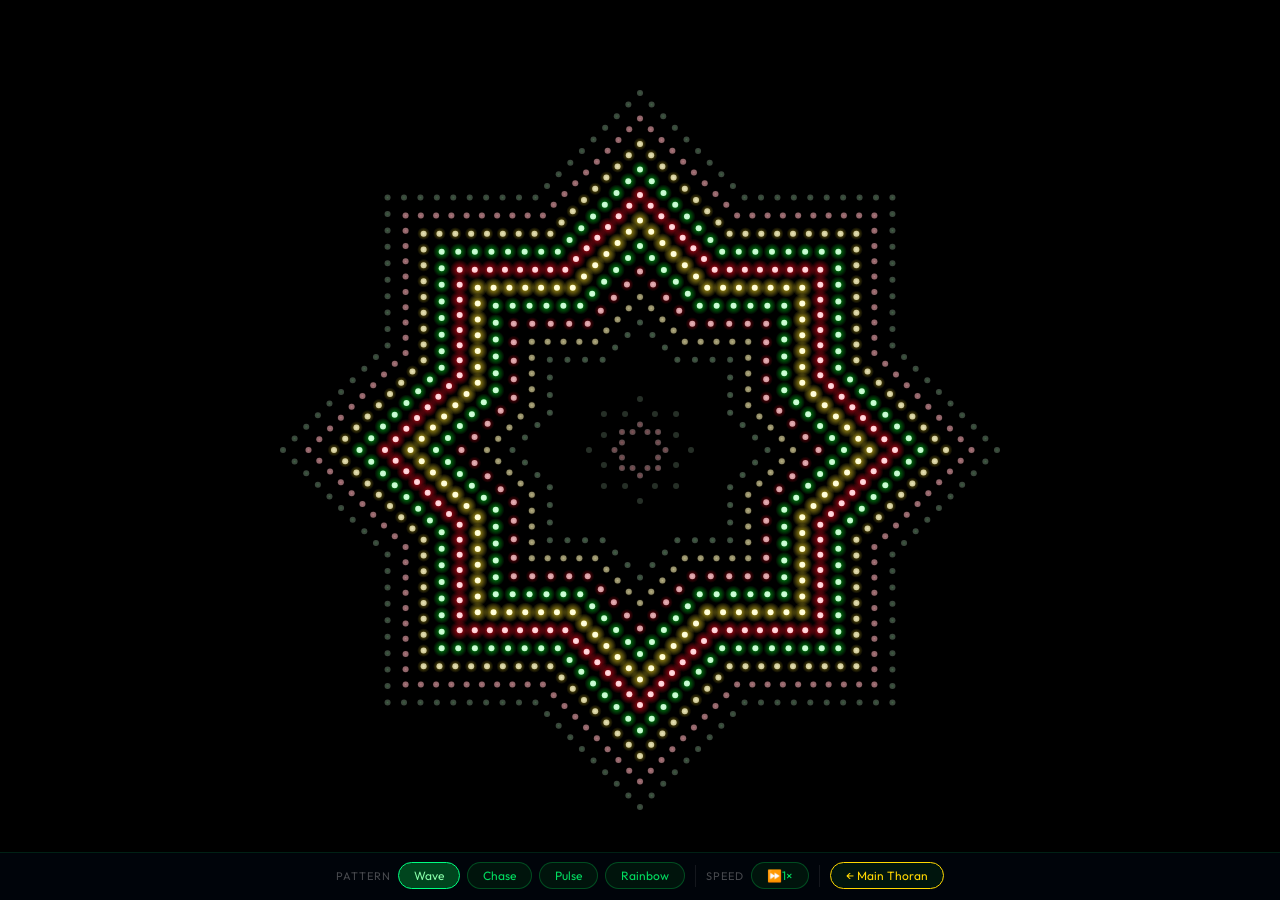
<file: panel-display.html>
<!DOCTYPE html>
<html lang="en">

<head>
    <meta charset="UTF-8">
    <meta name="viewport" content="width=device-width, initial-scale=1.0">
    <title>Digital LED Vesak Pandol – Background Panel</title>
    <link href="https://fonts.googleapis.com/css2?family=Outfit:wght@300;400;600;800&display=swap" rel="stylesheet">
    <style>
        *,
        *::before,
        *::after {
            margin: 0;
            padding: 0;
            box-sizing: border-box;
        }

        body {
            /* white make transparent -> making background dark or transparent */
            background: transparent;
            background-color: #000;
            min-height: 100vh;
            display: flex;
            flex-direction: column;
            align-items: center;
            justify-content: center;
            overflow: hidden;
            font-family: 'Outfit', sans-serif;
        }

        .canvas-wrap {
            position: relative;
            display: flex;
            align-items: center;
            justify-content: center;
            flex: 1;
            width: 100%;
            height: 100%;
        }

        #led-canvas {
            display: block;
            background: transparent; /* transparent backarea */
        }

        /* ── Controls bar ─────────────────────────── */
        .controls-bar {
            position: fixed;
            bottom: 0;
            left: 0;
            right: 0;
            z-index: 100;
            display: flex;
            align-items: center;
            justify-content: center;
            flex-wrap: wrap;
            gap: 7px;
            padding: 9px 16px 11px;
            background: rgba(0, 5, 12, 0.88);
            backdrop-filter: blur(14px);
            border-top: 1px solid rgba(0, 200, 80, 0.15);
        }

        .ctrl-btn {
            background: rgba(0, 60, 20, 0.3);
            border: 1px solid rgba(0, 180, 70, 0.35);
            color: #00dd60;
            padding: 5px 15px;
            border-radius: 20px;
            cursor: pointer;
            font-size: 12px;
            font-family: 'Outfit', sans-serif;
            transition: all 0.18s ease;
            text-decoration: none;
            display: inline-flex;
            align-items: center;
            user-select: none;
        }

        .ctrl-btn:hover {
            background: rgba(0, 120, 40, 0.4);
            border-color: #00ee70;
            color: #88ffaa;
        }

        .ctrl-btn.active {
            background: rgba(0, 150, 55, 0.45);
            border-color: #00ff80;
            color: #88ffaa;
        }
        
        .ctrl-divider {
            width: 1px;
            height: 22px;
            background: rgba(255, 255, 255, 0.08);
            margin: 0 3px;
        }

        .ctrl-label {
            color: rgba(255, 255, 255, 0.28);
            font-size: 11px;
            letter-spacing: 1px;
            text-transform: uppercase;
        }
    </style>
</head>

<body>

    <div class="canvas-wrap">
        <canvas id="led-canvas"></canvas>
    </div>

    <nav class="controls-bar">
        <span class="ctrl-label">Pattern</span>
        <button class="ctrl-btn active" data-pat="0" onclick="setPattern(0,this)">Wave</button>
        <button class="ctrl-btn" data-pat="1" onclick="setPattern(1,this)">Chase</button>
        <button class="ctrl-btn" data-pat="2" onclick="setPattern(2,this)">Pulse</button>
        <button class="ctrl-btn" data-pat="3" onclick="setPattern(3,this)">Rainbow</button>
        <div class="ctrl-divider"></div>
        <span class="ctrl-label">Speed</span>
        <button class="ctrl-btn" id="btn-speed" onclick="cycleSpeed()">⏩ <span id="spd-lbl">1×</span></button>
        <div class="ctrl-divider"></div>
        <a href="index.html" class="ctrl-btn" style="border-color: gold; color: gold;">← Main Thoran</a>
    </nav>

    <script>
        (() => {
            const canvas = document.getElementById('led-canvas');
            const ctx = canvas.getContext('2d');

            let frame = 0;
            let pattern = 0;
            let speedIdx = 1;
            const SPEEDS = [0.5, 1, 1.5, 2.5];
            const SPEED_LABELS = ['0.5×', '1×', '1.5×', '2.5×'];

            const leds = [];
            let LW, LH, CX, CY;

            function initLayout() {
                LW = window.innerWidth;
                LH = window.innerHeight - 50;
                canvas.width = LW;
                canvas.height = LH;
                CX = LW / 2;
                CY = LH / 2;
                generateLeds();
            }

            function generateLeds() {
                leds.length = 0;
                
                // We want concentric 8-pointed star rings
                const numRings = 15;
                const baseSize = Math.min(LW, LH) * 0.45;
                const ringSpacing = baseSize / numRings;
                
                for(let ring = 1; ring <= numRings; ring++) {
                    const R = ring * ringSpacing; // Outer radius (tips)
                    const r_inner = R * Math.sqrt(2 - Math.SQRT2); // Inner corner radius
                    
                    // The perimeter is 16 segments
                    for(let seg = 0; seg < 16; seg++) {
                        const angle1 = seg * Math.PI / 8;
                        const angle2 = (seg + 1) * Math.PI / 8;
                        
                        const r1 = (seg % 2 === 0) ? R : r_inner;
                        const r2 = (seg % 2 === 0) ? r_inner : R;
                        
                        const x1 = Math.cos(angle1) * r1;
                        const y1 = Math.sin(angle1) * r1;
                        const x2 = Math.cos(angle2) * r2;
                        const y2 = Math.sin(angle2) * r2;
                        
                        const segLen = Math.hypot(x2 - x1, y2 - y1);
                        const points = Math.max(1, Math.floor(segLen / 15)); // ~15px gap
                        
                        for(let p = 0; p < points; p++) {
                            const t = p / points;
                            const x = x1 + (x2 - x1) * t;
                            const y = y1 + (y2 - y1) * t;
                            
                            leds.push({
                                baseX: x,
                                baseY: y,
                                ring: ring,
                                seg: seg,
                                base: (ring % 3 === 0) ? 'yellow' : ((ring % 3 === 1) ? 'red' : 'green'),
                                active: 'white',
                                bright: 1
                            });
                        }
                    }
                }
            }

            const HUE = { green: 128, white: 0, red: 355, yellow: 52, blue: 200, cyan: 180 };
            const SAT = { green: 100, white: 0, red: 100, yellow: 100, blue: 100, cyan: 100 };
            const LIT = { green: 46, white: 95, red: 52, yellow: 57, blue: 55, cyan: 58 };

            function drawLED(x, y, col, bright) {
                if (bright < 0.05) return;
                const hue = HUE[col] || 128;
                const sat = SAT[col] || 100;
                const lit = LIT[col] || 50;

                const gr = 10 * bright;
                const grad = ctx.createRadialGradient(x, y, 0, x, y, gr);
                grad.addColorStop(0, `hsla(${hue},${sat}%,${lit + 20}%,${bright})`);
                grad.addColorStop(0.3, `hsla(${hue},${sat}%,${lit}%,${bright * 0.5})`);
                grad.addColorStop(1, `hsla(${hue},${sat}%,${lit}%,0)`);
                
                ctx.fillStyle = grad;
                ctx.beginPath();
                ctx.arc(x, y, gr, 0, Math.PI * 2);
                ctx.fill();

                ctx.fillStyle = `hsla(${hue},${sat}%,90%,${Math.min(1, bright + 0.1)})`;
                ctx.beginPath();
                ctx.arc(x, y, 3, 0, Math.PI * 2);
                ctx.fill();
            }

            function render() {
                frame++;
                ctx.clearRect(0, 0, LW, LH); // Transparent background

                const t = frame * SPEEDS[speedIdx];
                
                ctx.globalCompositeOperation = 'screen';

                leds.forEach(led => {
                    let b = 0.5;
                    let c = led.base;

                    const x = CX + led.baseX;
                    const y = CY + led.baseY;
                    
                    if (pattern === 0) b = Math.sin(t * 0.15 - led.ring * 0.5) * 0.5 + 0.5;
                    else if (pattern === 1) b = (led.ring === Math.floor(t) % 16) ? 1 : 0.2;
                    else if (pattern === 2) b = Math.sin(t * 0.2) * 0.5 + 0.5;
                    else if (pattern === 3) {
                        c = ['red','yellow','green','cyan','blue'][(led.ring + Math.floor(t*0.5)) % 5];
                        b = 0.9;
                    }
                    
                    drawLED(x, y, c, b);
                });

                requestAnimationFrame(render);
            }

            window.setPattern = (p, btn) => {
                pattern = p;
                document.querySelectorAll('[data-pat]').forEach(b => b.classList.remove('active'));
                btn.classList.add('active');
            };

            window.cycleSpeed = () => {
                speedIdx = (speedIdx + 1) % SPEEDS.length;
                document.getElementById('spd-lbl').textContent = SPEED_LABELS[speedIdx];
            };

            window.addEventListener('resize', initLayout);
            initLayout();
            render();
        })();
    </script>
</body>

</html>
</file>
<file: index.css>
/* --- Global Styles & Variables --- */
:root {
    --bg-primary: #020208;
    --bg-secondary: #070614;
    --bg-glass: rgba(12, 10, 32, 0.55);
    --border-glass: rgba(255, 255, 255, 0.08);
    --accent-red: #ff3b5c;
    --accent-green: #00ff87;
    --accent-blue: #00d9ff;
    --accent-yellow: #ffd000;
    --accent-pink: #ff52cc;
    --accent-white: #ffffff;
    --text-primary: #e6e6f5;
    --text-secondary: #8e8ca0;
    --text-muted: #57556a;
    --font-ui: 'Outfit', sans-serif;
    --font-sinhala: 'Noto Serif Sinhala', serif;
    --glow-glow: 0 0 15px rgba(0, 217, 255, 0.4);
    --transition-smooth: all 0.3s cubic-bezier(0.25, 0.8, 0.25, 1);
}

* {
    box-sizing: border-box;
    margin: 0;
    padding: 0;
    user-select: none;
}

body {
    background-color: var(--bg-primary);
    color: var(--text-primary);
    font-family: var(--font-ui);
    overflow: hidden;
    height: 100vh;
    width: 100vw;
}

/* --- Atmospheric Night Sky Background --- */
.sky-container {
    position: absolute;
    top: 0;
    left: 0;
    width: 100%;
    height: 100%;
    background: radial-gradient(circle at 50% 100%, #0d0c26 0%, #03030c 80%);
    overflow: hidden;
    z-index: 1;
}

.stars {
    position: absolute;
    width: 100%;
    height: 100%;
    background-image: 
        radial-gradient(white, rgba(255,255,255,.2) 2px, transparent 40px),
        radial-gradient(white, rgba(255,255,255,.15) 1px, transparent 30px),
        radial-gradient(white, rgba(255,255,255,.1) 2px, transparent 40px);
    background-size: 550px 550px, 350px 350px, 250px 250px;
    background-position: 0 0, 40px 60px, 130px 270px;
    opacity: 0.4;
    animation: starTwinkle 120s linear infinite;
}

@keyframes starTwinkle {
    from { background-position: 0 0, 40px 60px, 130px 270px; }
    to { background-position: 550px 1100px, 390px 760px, 130px 1270px; }
}

.clouds-container {
    position: absolute;
    width: 100%;
    height: 100%;
    opacity: 0.15;
    pointer-events: none;
}

.cloud {
    position: absolute;
    background: radial-gradient(ellipse at center, rgba(255,255,255,0.2) 0%, rgba(255,255,255,0) 70%);
    border-radius: 50%;
    filter: blur(20px);
}

.cloud-1 {
    width: 600px;
    height: 300px;
    top: 10%;
    left: -10%;
    animation: drift 180s linear infinite;
}

.cloud-2 {
    width: 800px;
    height: 400px;
    bottom: 20%;
    right: -20%;
    animation: driftReverse 220s linear infinite;
}

@keyframes drift {
    0% { transform: translateX(0); }
    50% { transform: translateX(100vw); }
    100% { transform: translateX(0); }
}

@keyframes driftReverse {
    0% { transform: translateX(0); }
    50% { transform: translateX(-100vw); }
    100% { transform: translateX(0); }
}

/* Sweeping searchlight beams */
.searchlight-beam {
    position: absolute;
    bottom: -100px;
    width: 180px;
    height: 120vh;
    background: linear-gradient(to top, rgba(0, 217, 255, 0.15) 0%, rgba(0, 217, 255, 0.02) 60%, rgba(0, 217, 255, 0) 100%);
    clip-path: polygon(45% 100%, 55% 100%, 100% 0%, 0% 0%);
    transform-origin: bottom center;
    filter: blur(8px);
    pointer-events: none;
    mix-blend-mode: screen;
}

.beam-left {
    left: 20%;
    animation: sweepLeft 22s ease-in-out infinite alternate;
}

.beam-right {
    right: 20%;
    animation: sweepRight 26s ease-in-out infinite alternate;
}

@keyframes sweepLeft {
    0% { transform: rotate(-25deg); opacity: 0.3; }
    50% { opacity: 0.6; }
    100% { transform: rotate(15deg); opacity: 0.2; }
}

@keyframes sweepRight {
    0% { transform: rotate(20deg); opacity: 0.2; }
    50% { opacity: 0.5; }
    100% { transform: rotate(-15deg); opacity: 0.4; }
}

/* --- Layout Container --- */
.app-container {
    position: relative;
    display: flex;
    width: 100vw;
    height: 100vh;
    z-index: 2;
}

/* --- Sidebar Controls (Glassmorphic) --- */
.controls-sidebar {
    width: 360px;
    height: 100%;
    background: var(--bg-glass);
    backdrop-filter: blur(16px);
    -webkit-backdrop-filter: blur(16px);
    border-right: 1px solid var(--border-glass);
    display: flex;
    flex-direction: column;
    overflow-y: auto;
    z-index: 10;
    transition: var(--transition-smooth);
    box-shadow: 10px 0 30px rgba(0,0,0,0.5);
    scrollbar-width: thin;
    scrollbar-color: rgba(255,255,255,0.1) transparent;
}

.controls-sidebar::-webkit-scrollbar {
    width: 5px;
}
.controls-sidebar::-webkit-scrollbar-thumb {
    background-color: rgba(255,255,255,0.1);
    border-radius: 5px;
}

.sidebar-header {
    padding: 30px 25px 20px;
    border-bottom: 1px solid var(--border-glass);
    text-align: center;
}

.sidebar-header h2 {
    font-size: 1.8rem;
    font-weight: 800;
    background: linear-gradient(135deg, #ffffff 30%, #a29fff 100%);
    -webkit-background-clip: text;
    -webkit-text-fill-color: transparent;
    letter-spacing: 0.5px;
    margin-top: 8px;
}

.sidebar-header p {
    font-size: 0.85rem;
    color: var(--text-secondary);
    text-transform: uppercase;
    letter-spacing: 2px;
    margin-top: 4px;
}

.brand-logo {
    font-size: 2.2rem;
    color: var(--accent-yellow);
    filter: drop-shadow(0 0 10px rgba(255, 208, 0, 0.5));
}

.spinning {
    animation: spin 8s linear infinite;
}
.spinning-slow {
    animation: spin 20s linear infinite;
}

@keyframes spin {
    0% { transform: rotate(0deg); }
    100% { transform: rotate(360deg); }
}

.control-group {
    padding: 20px 25px;
    border-bottom: 1px solid var(--border-glass);
}

.control-group h3 {
    font-size: 0.9rem;
    text-transform: uppercase;
    letter-spacing: 1.5px;
    color: var(--text-primary);
    margin-bottom: 15px;
    display: flex;
    align-items: center;
    gap: 8px;
}

.control-group h3 i {
    color: var(--accent-blue);
}

/* Power Button */
.btn-power {
    width: 100%;
    padding: 14px;
    border: 1px solid rgba(255, 59, 92, 0.3);
    background: rgba(255, 59, 92, 0.08);
    color: var(--accent-red);
    font-family: var(--font-ui);
    font-size: 1rem;
    font-weight: 600;
    border-radius: 12px;
    cursor: pointer;
    display: flex;
    align-items: center;
    justify-content: center;
    gap: 10px;
    transition: var(--transition-smooth);
}

.power-indicator {
    width: 8px;
    height: 8px;
    border-radius: 50%;
    background-color: var(--accent-red);
    box-shadow: 0 0 8px var(--accent-red);
    transition: var(--transition-smooth);
}

.btn-power.active {
    background: rgba(0, 255, 135, 0.1);
    color: var(--accent-green);
    border-color: rgba(0, 255, 135, 0.3);
    box-shadow: 0 0 15px rgba(0, 255, 135, 0.15);
}

.btn-power.active .power-indicator {
    background-color: var(--accent-green);
    box-shadow: 0 0 10px var(--accent-green);
}

.btn-power:hover {
    transform: translateY(-2px);
}

/* Pattern Selection */
.pattern-grid {
    display: grid;
    grid-template-columns: repeat(2, 1fr);
    gap: 10px;
}

.pattern-card {
    background: rgba(255, 255, 255, 0.03);
    border: 1px solid rgba(255, 255, 255, 0.05);
    padding: 15px 10px;
    border-radius: 12px;
    color: var(--text-secondary);
    cursor: pointer;
    display: flex;
    flex-direction: column;
    align-items: center;
    gap: 8px;
    transition: var(--transition-smooth);
    font-family: var(--font-ui);
}

.pattern-icon {
    font-size: 1.25rem;
    transition: var(--transition-smooth);
}

.pattern-name {
    font-size: 0.8rem;
    font-weight: 500;
    text-align: center;
}

.pattern-card:hover {
    background: rgba(255, 255, 255, 0.08);
    border-color: rgba(255, 255, 255, 0.12);
    color: var(--text-primary);
    transform: translateY(-2px);
}

.pattern-card.active {
    background: rgba(0, 217, 255, 0.08);
    border-color: rgba(0, 217, 255, 0.3);
    color: var(--accent-blue);
    box-shadow: 0 0 15px rgba(0, 217, 255, 0.1);
}

.pattern-card.active .pattern-icon {
    transform: scale(1.15);
    filter: drop-shadow(0 0 5px var(--accent-blue));
}

/* Custom Slider Styles */
.slider-control {
    margin-bottom: 18px;
}

.slider-control:last-child {
    margin-bottom: 0;
}

.slider-labels {
    display: flex;
    justify-content: space-between;
    font-size: 0.85rem;
    color: var(--text-secondary);
    margin-bottom: 6px;
    font-weight: 500;
}

.slider-labels span:last-child {
    color: var(--accent-blue);
}

.custom-slider {
    -webkit-appearance: none;
    width: 100%;
    height: 6px;
    border-radius: 3px;
    background: rgba(255,255,255,0.08);
    outline: none;
}

.custom-slider::-webkit-slider-thumb {
    -webkit-appearance: none;
    appearance: none;
    width: 16px;
    height: 16px;
    border-radius: 50%;
    background: var(--accent-blue);
    cursor: pointer;
    box-shadow: 0 0 8px var(--accent-blue);
    transition: var(--transition-smooth);
}

.custom-slider::-webkit-slider-thumb:hover {
    transform: scale(1.2);
    box-shadow: 0 0 12px var(--accent-blue);
}

.custom-select {
    width: 100%;
    padding: 10px 14px;
    background: rgba(255,255,255,0.04);
    border: 1px solid rgba(255,255,255,0.08);
    color: var(--text-primary);
    border-radius: 8px;
    outline: none;
    font-family: var(--font-ui);
    cursor: pointer;
}

.custom-select option {
    background-color: var(--bg-secondary);
    color: var(--text-primary);
}

/* Audio button */
.btn-audio {
    width: 100%;
    padding: 12px;
    border: 1px solid rgba(255, 255, 255, 0.08);
    background: rgba(255,255,255,0.03);
    color: var(--text-primary);
    border-radius: 10px;
    cursor: pointer;
    display: flex;
    align-items: center;
    justify-content: center;
    gap: 8px;
    font-family: var(--font-ui);
    font-size: 0.9rem;
    font-weight: 500;
    transition: var(--transition-smooth);
}

.btn-audio:hover {
    background: rgba(255,255,255,0.08);
    border-color: rgba(255,255,255,0.15);
}

.btn-audio.playing {
    background: rgba(255, 208, 0, 0.1);
    color: var(--accent-yellow);
    border-color: rgba(255, 208, 0, 0.3);
    box-shadow: 0 0 10px rgba(255, 208, 0, 0.1);
}

/* Scene/Story List */
.story-intro {
    font-size: 0.8rem;
    color: var(--text-secondary);
    margin-bottom: 12px;
    line-height: 1.4;
}

.scene-list {
    display: flex;
    flex-direction: column;
    gap: 8px;
}

.scene-item {
    background: rgba(255,255,255,0.02);
    border: 1px solid rgba(255,255,255,0.04);
    padding: 10px 12px;
    border-radius: 8px;
    color: var(--text-secondary);
    cursor: pointer;
    display: flex;
    align-items: center;
    gap: 12px;
    font-family: var(--font-ui);
    text-align: left;
    transition: var(--transition-smooth);
    width: 100%;
}

.scene-num {
    width: 22px;
    height: 22px;
    border-radius: 50%;
    background: rgba(255,255,255,0.06);
    display: flex;
    align-items: center;
    justify-content: center;
    font-size: 0.75rem;
    font-weight: 600;
    color: var(--text-primary);
    transition: var(--transition-smooth);
}

.scene-title {
    font-size: 0.85rem;
    font-weight: 500;
    white-space: nowrap;
    overflow: hidden;
    text-overflow: ellipsis;
    flex: 1;
}

.scene-item:hover {
    background: rgba(255,255,255,0.06);
    border-color: rgba(255,255,255,0.1);
    color: var(--text-primary);
    transform: translateX(4px);
}

.scene-item:hover .scene-num {
    background: var(--accent-blue);
    box-shadow: 0 0 8px var(--accent-blue);
}

.sidebar-footer {
    padding: 25px;
    margin-top: auto;
    border-top: 1px solid var(--border-glass);
    text-align: center;
    font-size: 0.75rem;
    color: var(--text-muted);
}

.dev-tag {
    display: inline-block;
    margin-top: 4px;
    padding: 2px 8px;
    background: rgba(255,255,255,0.04);
    border-radius: 4px;
    border: 1px solid rgba(255,255,255,0.04);
}

/* --- Toggle Sidebar Button (Mobile) --- */
.sidebar-toggle {
    position: absolute;
    top: 20px;
    left: 20px;
    width: 44px;
    height: 44px;
    background: var(--bg-glass);
    border: 1px solid var(--border-glass);
    border-radius: 12px;
    color: var(--text-primary);
    font-size: 1.2rem;
    cursor: pointer;
    display: none;
    align-items: center;
    justify-content: center;
    z-index: 100;
    box-shadow: 0 4px 15px rgba(0,0,0,0.3);
    backdrop-filter: blur(8px);
    transition: var(--transition-smooth);
}

.sidebar-toggle:hover {
    background: rgba(255,255,255,0.1);
    transform: scale(1.05);
}

/* --- Canvas Viewport (Main Area) --- */
.canvas-viewport {
    flex: 1;
    height: 100%;
    display: flex;
    align-items: center;
    justify-content: center;
    padding: 20px;
    position: relative;
    overflow: hidden;
}

.canvas-wrapper {
    position: relative;
    width: 100%;
    height: 100%;
    display: flex;
    flex-direction: column;
    align-items: center;
    justify-content: center;
}

#thoran-canvas {
    max-width: 100%;
    max-height: 95%;
    object-fit: contain;
    filter: drop-shadow(0 0 20px rgba(0,0,0,0.8));
    cursor: crosshair;
}

.interaction-hint {
    position: absolute;
    bottom: 10px;
    background: rgba(0,0,0,0.6);
    border: 1px solid var(--border-glass);
    padding: 8px 16px;
    border-radius: 20px;
    font-size: 0.8rem;
    color: var(--text-secondary);
    display: flex;
    align-items: center;
    gap: 8px;
    pointer-events: none;
    backdrop-filter: blur(4px);
    box-shadow: 0 4px 10px rgba(0,0,0,0.3);
    opacity: 0.8;
}

/* --- Story Details Modal --- */
.modal-backdrop {
    position: fixed;
    top: 0;
    left: 0;
    width: 100%;
    height: 100%;
    background-color: rgba(1, 1, 5, 0.85);
    backdrop-filter: blur(8px);
    z-index: 1000;
    display: flex;
    align-items: center;
    justify-content: center;
    opacity: 0;
    pointer-events: none;
    transition: opacity 0.4s ease;
}

.modal-backdrop.open {
    opacity: 1;
    pointer-events: auto;
}

.modal-card {
    background: rgba(15, 12, 35, 0.75);
    border: 1px solid rgba(255, 255, 255, 0.12);
    box-shadow: 0 20px 50px rgba(0,0,0,0.6), 0 0 30px rgba(0, 217, 255, 0.05);
    border-radius: 20px;
    width: 90%;
    max-width: 900px;
    position: relative;
    overflow: hidden;
    transform: translateY(30px) scale(0.95);
    transition: transform 0.4s cubic-bezier(0.25, 0.8, 0.25, 1);
    backdrop-filter: blur(25px);
    -webkit-backdrop-filter: blur(25px);
}

.modal-backdrop.open .modal-card {
    transform: translateY(0) scale(1);
}

.modal-close {
    position: absolute;
    top: 15px;
    right: 20px;
    background: none;
    border: none;
    color: var(--text-secondary);
    font-size: 2.2rem;
    cursor: pointer;
    transition: var(--transition-smooth);
    z-index: 1010;
}

.modal-close:hover {
    color: var(--accent-red);
    transform: scale(1.1) rotate(90deg);
}

.modal-body {
    display: flex;
    flex-wrap: wrap;
    width: 100%;
}

.modal-visual {
    flex: 1;
    min-width: 350px;
    background: radial-gradient(circle at center, #131238 0%, #060515 100%);
    border-right: 1px solid rgba(255, 255, 255, 0.08);
    display: flex;
    align-items: center;
    justify-content: center;
    padding: 20px;
}

#modal-canvas {
    max-width: 100%;
    height: auto;
    filter: drop-shadow(0 0 15px rgba(255, 255, 255, 0.15));
}

.modal-text {
    flex: 1.2;
    min-width: 380px;
    padding: 40px;
    display: flex;
    flex-direction: column;
    justify-content: space-between;
}

.lang-tabs {
    display: flex;
    gap: 10px;
    margin-bottom: 25px;
    border-bottom: 1px solid rgba(255,255,255,0.06);
    padding-bottom: 10px;
}

.tab-btn {
    background: none;
    border: none;
    padding: 6px 16px;
    border-radius: 15px;
    color: var(--text-secondary);
    cursor: pointer;
    font-family: var(--font-ui);
    font-weight: 600;
    font-size: 0.9rem;
    transition: var(--transition-smooth);
    border: 1px solid transparent;
}

.tab-btn:hover {
    color: var(--text-primary);
}

.tab-btn.active {
    background: rgba(0, 217, 255, 0.08);
    border-color: rgba(0, 217, 255, 0.25);
    color: var(--accent-blue);
}

.lang-content {
    display: none;
    flex-grow: 1;
    animation: fadeIn 0.4s ease;
}

.lang-content.active {
    display: block;
}

@keyframes fadeIn {
    from { opacity: 0; transform: translateY(10px); }
    to { opacity: 1; transform: translateY(0); }
}

.story-heading {
    font-size: 1.8rem;
    font-weight: 800;
    margin-bottom: 5px;
    background: linear-gradient(to right, #ffffff, #d3c2ff);
    -webkit-background-clip: text;
    -webkit-text-fill-color: transparent;
}

.si .story-heading {
    font-family: var(--font-sinhala);
    font-size: 1.8rem;
    line-height: 1.5;
    background: linear-gradient(to right, #ffd000, #ff8c00);
    -webkit-background-clip: text;
    -webkit-text-fill-color: transparent;
}

.story-chapter {
    font-size: 0.9rem;
    font-weight: 600;
    color: var(--accent-pink);
    text-transform: uppercase;
    letter-spacing: 1px;
    margin-bottom: 20px;
}

.si .story-chapter {
    font-family: var(--font-sinhala);
    text-transform: none;
    letter-spacing: 0;
    color: var(--accent-pink);
}

.story-desc {
    font-size: 1rem;
    line-height: 1.6;
    color: var(--text-secondary);
    text-align: justify;
}

.si .story-desc {
    font-family: var(--font-sinhala);
    font-size: 1rem;
    line-height: 1.8;
}

.modal-navigation {
    display: flex;
    align-items: center;
    justify-content: space-between;
    margin-top: 35px;
}

.btn-nav {
    background: rgba(255,255,255,0.03);
    border: 1px solid rgba(255,255,255,0.08);
    color: var(--text-primary);
    padding: 10px 16px;
    border-radius: 8px;
    cursor: pointer;
    font-family: var(--font-ui);
    font-weight: 500;
    transition: var(--transition-smooth);
    display: flex;
    align-items: center;
    gap: 6px;
}

.btn-nav:hover {
    background: rgba(255,255,255,0.08);
    border-color: rgba(255,255,255,0.15);
}

.story-page-indicator {
    font-size: 0.9rem;
    color: var(--text-secondary);
    font-weight: 600;
}

/* --- Loading Screen Overlay --- */
.loading-overlay {
    position: fixed;
    top: 0;
    left: 0;
    width: 100vw;
    height: 100vh;
    background: #03020b;
    z-index: 10000;
    display: flex;
    align-items: center;
    justify-content: center;
    transition: opacity 0.6s ease;
}

.loading-content {
    text-align: center;
    max-width: 400px;
    padding: 20px;
}

.dharma-wheel-container {
    font-size: 4rem;
    color: var(--accent-yellow);
    margin-bottom: 25px;
    filter: drop-shadow(0 0 15px rgba(255,208,0,0.5));
}

.loading-content h1 {
    font-family: var(--font-sinhala);
    font-size: 2.2rem;
    margin-bottom: 10px;
    color: #ffd000;
}

.loading-content p {
    font-size: 0.95rem;
    color: var(--text-secondary);
    letter-spacing: 1px;
    margin-bottom: 30px;
}

.progress-bar {
    width: 100%;
    height: 6px;
    background: rgba(255,255,255,0.05);
    border-radius: 3px;
    overflow: hidden;
}

.progress-fill {
    width: 0%;
    height: 100%;
    background: linear-gradient(to right, var(--accent-pink), var(--accent-yellow), var(--accent-green));
    border-radius: 3px;
    box-shadow: 0 0 10px rgba(255,208,0,0.5);
    transition: width 0.1s linear;
}

/* --- Responsive Adaptations --- */
@media (max-width: 900px) {
    .controls-sidebar {
        position: fixed;
        left: -360px;
        top: 0;
        bottom: 0;
    }
    
    .controls-sidebar.open {
        left: 0;
    }
    
    .sidebar-toggle {
        display: flex;
    }
    
    .canvas-viewport {
        padding: 40px 10px 10px 10px;
    }

    .modal-body {
        flex-direction: column;
    }
    
    .modal-visual {
        min-width: 100%;
        border-right: none;
        border-bottom: 1px solid rgba(255, 255, 255, 0.08);
        padding: 15px;
    }

    #modal-canvas {
        max-height: 250px;
    }
    
    .modal-text {
        min-width: 100%;
        padding: 25px;
    }
}

/* --- Viridu Lyrics Overlay Box --- */
.viridu-overlay-box {
    position: absolute;
    bottom: 60px;
    background: rgba(10, 8, 30, 0.82);
    backdrop-filter: blur(12px);
    -webkit-backdrop-filter: blur(12px);
    border: 1px solid rgba(0, 217, 255, 0.25);
    box-shadow: 0 0 25px rgba(0, 217, 255, 0.2), inset 0 0 10px rgba(255, 255, 255, 0.05);
    padding: 15px 25px;
    border-radius: 16px;
    width: 90%;
    max-width: 580px;
    text-align: center;
    z-index: 15;
    transition: opacity 0.5s cubic-bezier(0.25, 0.8, 0.25, 1), transform 0.5s cubic-bezier(0.25, 0.8, 0.25, 1);
    pointer-events: none;
    transform: translateY(0);
}

.viridu-overlay-box.hidden {
    opacity: 0;
    transform: translateY(15px);
    pointer-events: none;
}

.viridu-title {
    font-size: 0.78rem;
    font-weight: 700;
    text-transform: uppercase;
    letter-spacing: 1.5px;
    color: var(--accent-yellow);
    margin-bottom: 6px;
    display: flex;
    align-items: center;
    justify-content: center;
    gap: 6px;
    text-shadow: 0 0 5px rgba(255, 208, 0, 0.3);
}

.viridu-verse {
    font-family: var(--font-sinhala);
    font-size: 1.25rem;
    line-height: 1.7;
    color: var(--accent-white);
    text-shadow: 0 0 10px rgba(255, 255, 255, 0.4);
    animation: pulseVerse 3s ease-in-out infinite alternate;
}

@keyframes pulseVerse {
    0% { text-shadow: 0 0 8px rgba(255, 255, 255, 0.3); }
    100% { text-shadow: 0 0 15px rgba(0, 217, 255, 0.6); }
}

@media (max-width: 900px) {
    .viridu-overlay-box {
        bottom: 20px;
        width: 95%;
        padding: 10px 15px;
    }
    .viridu-verse {
        font-size: 1.08rem;
    }
}

/* --- Custom Panel Images Uploader Styles --- */
.image-uploader-list {
    display: flex;
    flex-direction: column;
    gap: 8px;
    margin-top: 10px;
}

.uploader-item {
    display: flex;
    align-items: center;
    justify-content: space-between;
    background: rgba(255, 255, 255, 0.02);
    border: 1px solid rgba(255, 255, 255, 0.04);
    padding: 8px 12px;
    border-radius: 8px;
    transition: var(--transition-smooth);
}

.uploader-item:hover {
    background: rgba(255, 255, 255, 0.05);
    border-color: rgba(255, 255, 255, 0.08);
}

.uploader-label {
    font-size: 0.85rem;
    color: var(--text-secondary);
    font-weight: 500;
}

.uploader-item:hover .uploader-label {
    color: var(--text-primary);
}

.uploader-controls {
    display: flex;
    align-items: center;
    gap: 6px;
}

/* Hide file input */
.input-panel-img {
    display: none;
}

/* Styled Label representing the File Upload Button */
.btn-upload-file {
    background: rgba(0, 217, 255, 0.05);
    border: 1px solid rgba(0, 217, 255, 0.15);
    color: var(--accent-blue);
    width: 32px;
    height: 32px;
    border-radius: 6px;
    display: flex;
    align-items: center;
    justify-content: center;
    cursor: pointer;
    transition: var(--transition-smooth);
    font-size: 0.9rem;
}

.btn-upload-file:hover {
    background: rgba(0, 217, 255, 0.15);
    border-color: var(--accent-blue);
    transform: translateY(-1px);
    box-shadow: 0 0 8px rgba(0, 217, 255, 0.2);
}

/* Styled Reset Button */
.btn-reset-img {
    background: rgba(255, 255, 255, 0.03);
    border: 1px solid rgba(255, 255, 255, 0.08);
    color: var(--text-secondary);
    width: 32px;
    height: 32px;
    border-radius: 6px;
    display: flex;
    align-items: center;
    justify-content: center;
    cursor: pointer;
    transition: var(--transition-smooth);
    font-size: 0.85rem;
}

.btn-reset-img:hover {
    background: rgba(255, 59, 92, 0.1);
    border-color: rgba(255, 59, 92, 0.3);
    color: var(--accent-red);
    transform: translateY(-1px);
    box-shadow: 0 0 8px rgba(255, 59, 92, 0.15);
}

/* Active upload styling state */
.uploader-item.has-image {
    background: rgba(0, 255, 135, 0.03);
    border-color: rgba(0, 255, 135, 0.15);
}

.uploader-item.has-image .uploader-label {
    color: var(--accent-green);
    font-weight: 600;
}

.uploader-item.has-image .btn-upload-file {
    background: rgba(0, 255, 135, 0.1);
    border-color: rgba(0, 255, 135, 0.3);
    color: var(--accent-green);
}

.uploader-item.has-image .btn-upload-file:hover {
    background: rgba(0, 255, 135, 0.2);
    border-color: var(--accent-green);
    box-shadow: 0 0 8px rgba(0, 255, 135, 0.3);
}

/* Show all chapter uploaders */
/* .image-uploader-list .uploader-item:not(:first-child) {
    display: none;
} */
</file>
